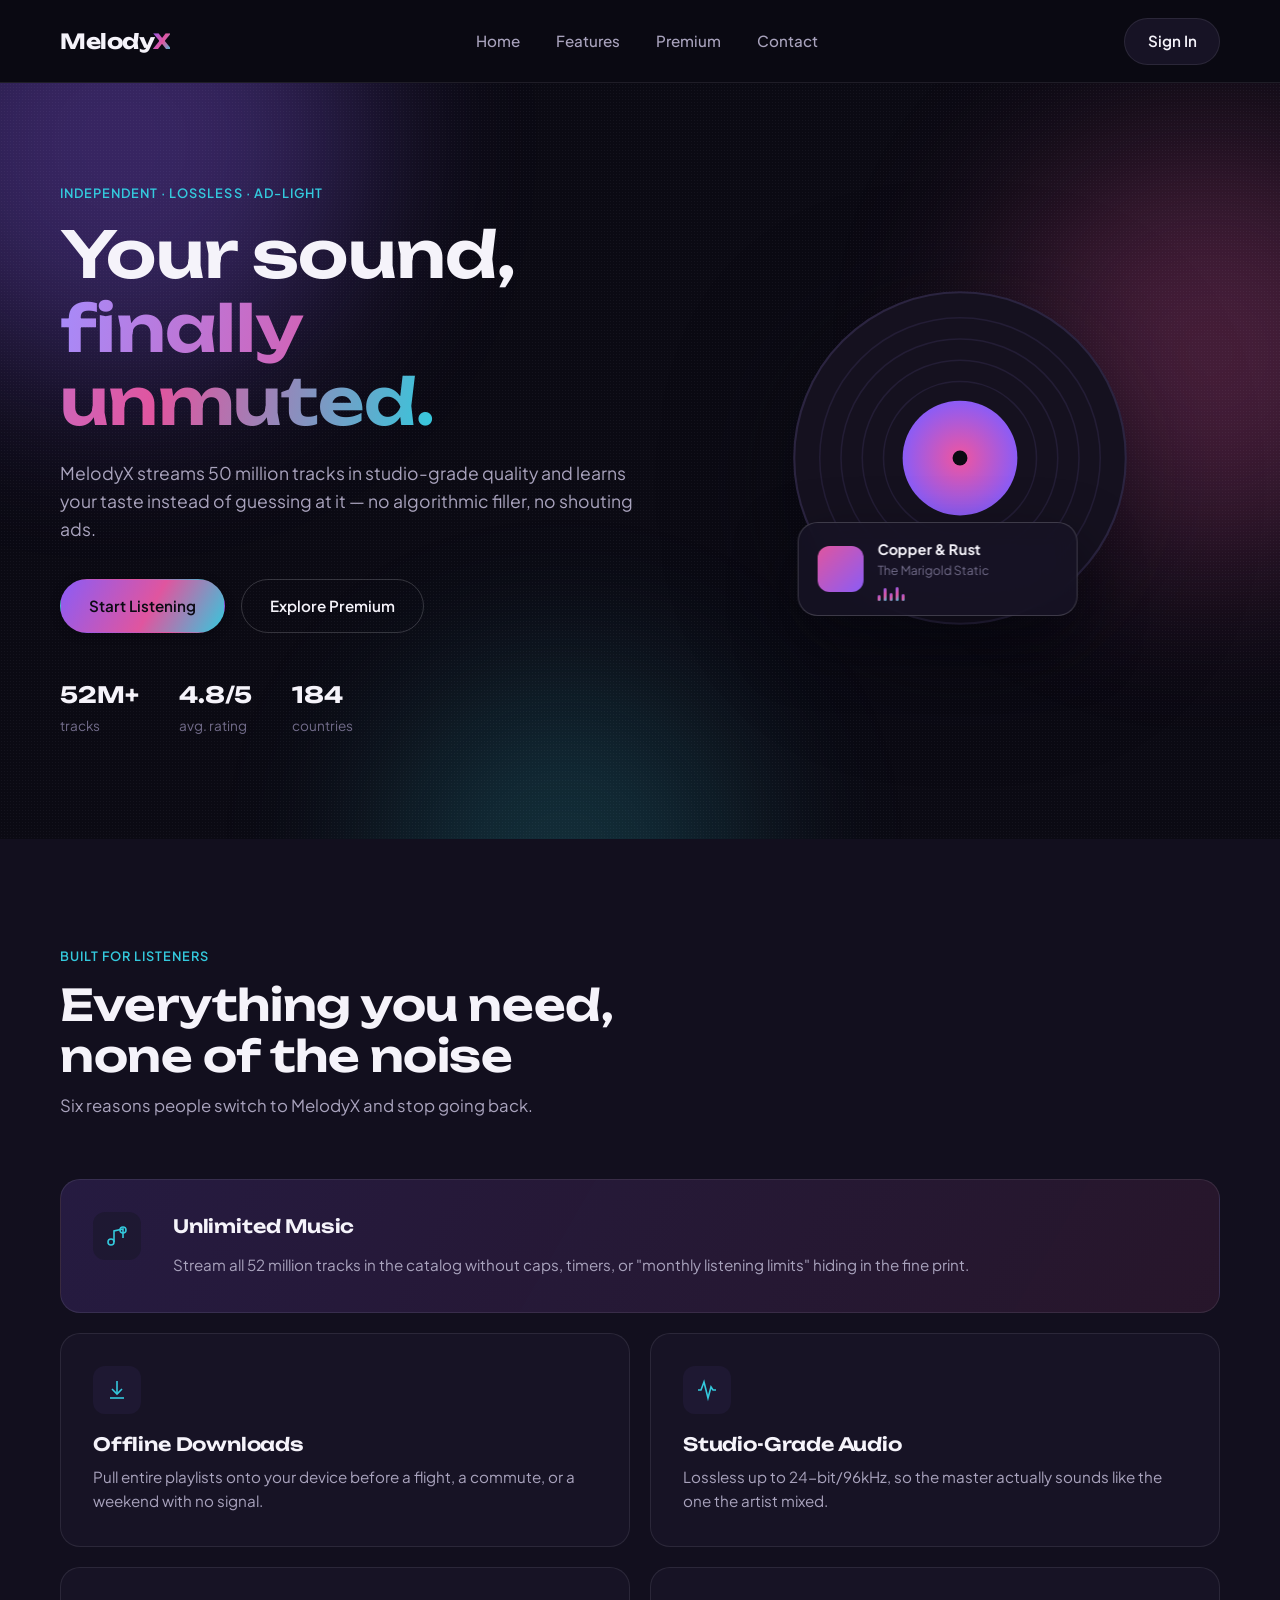
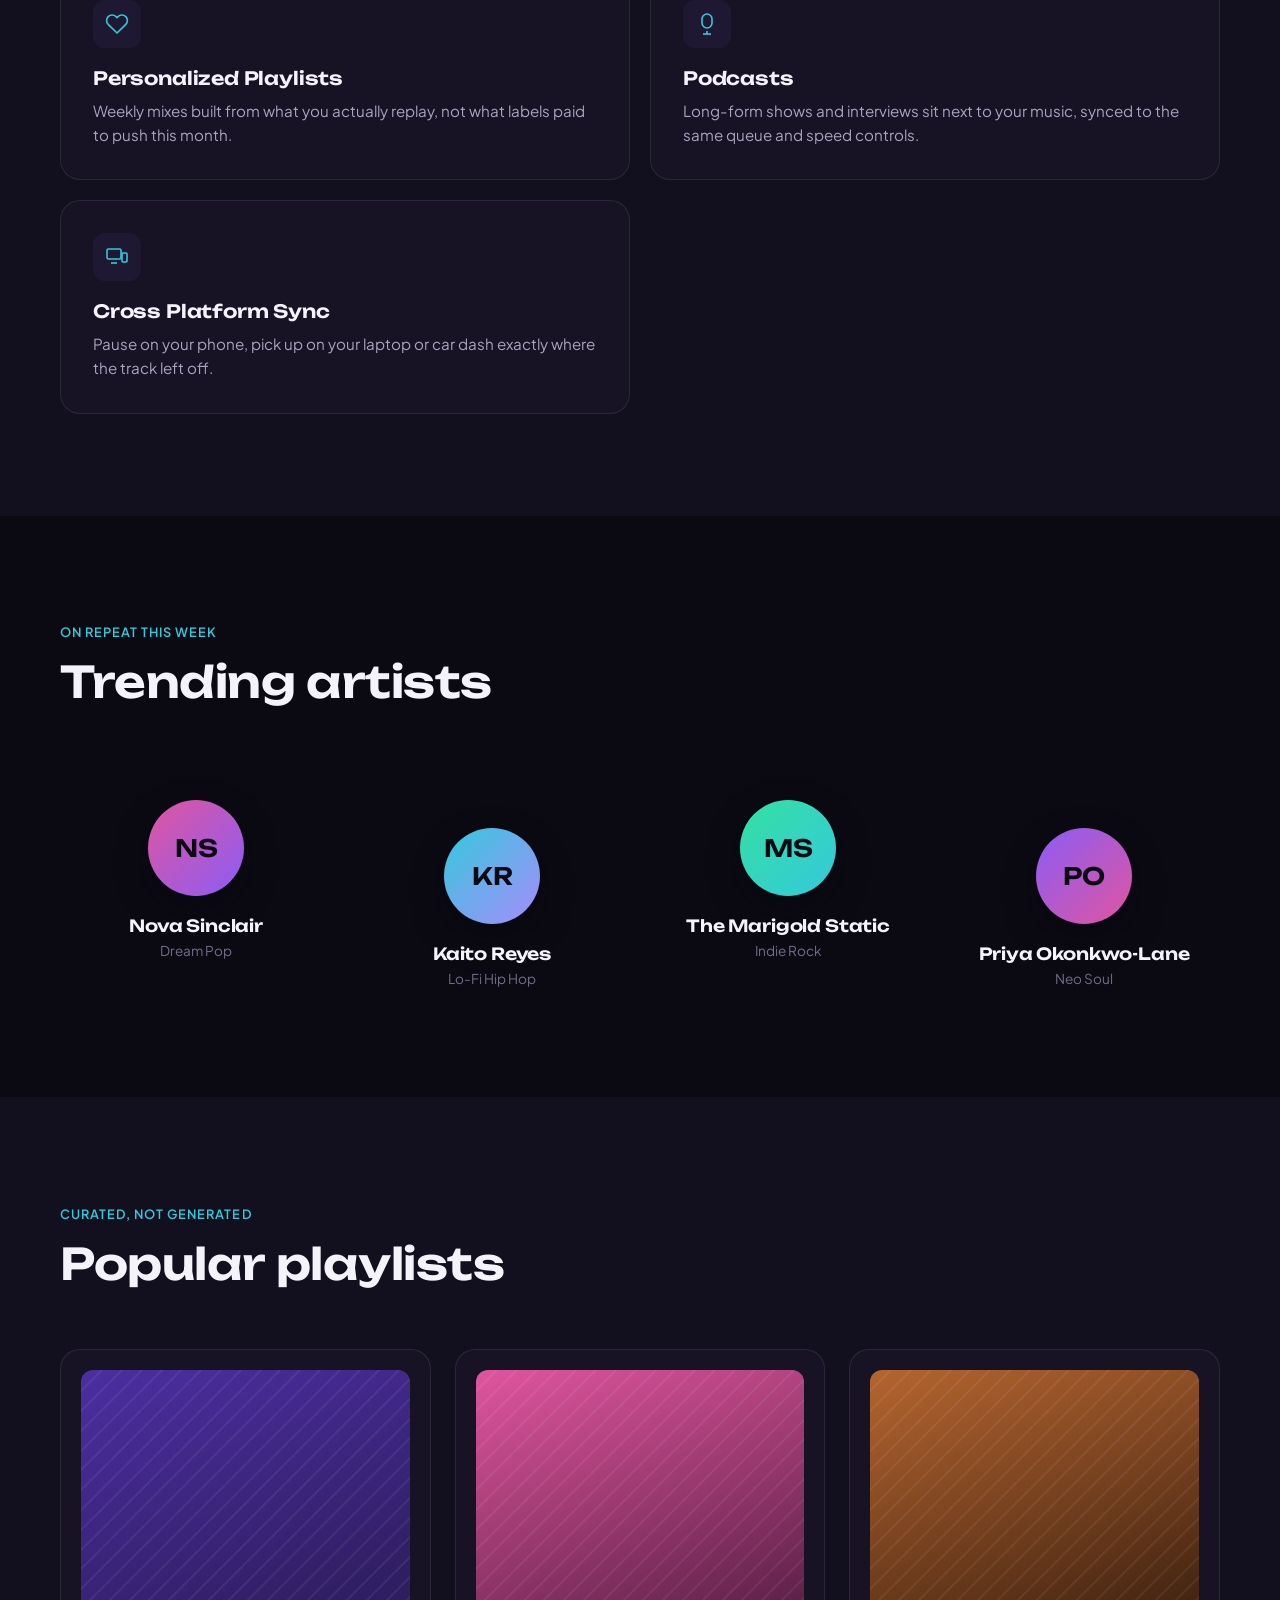
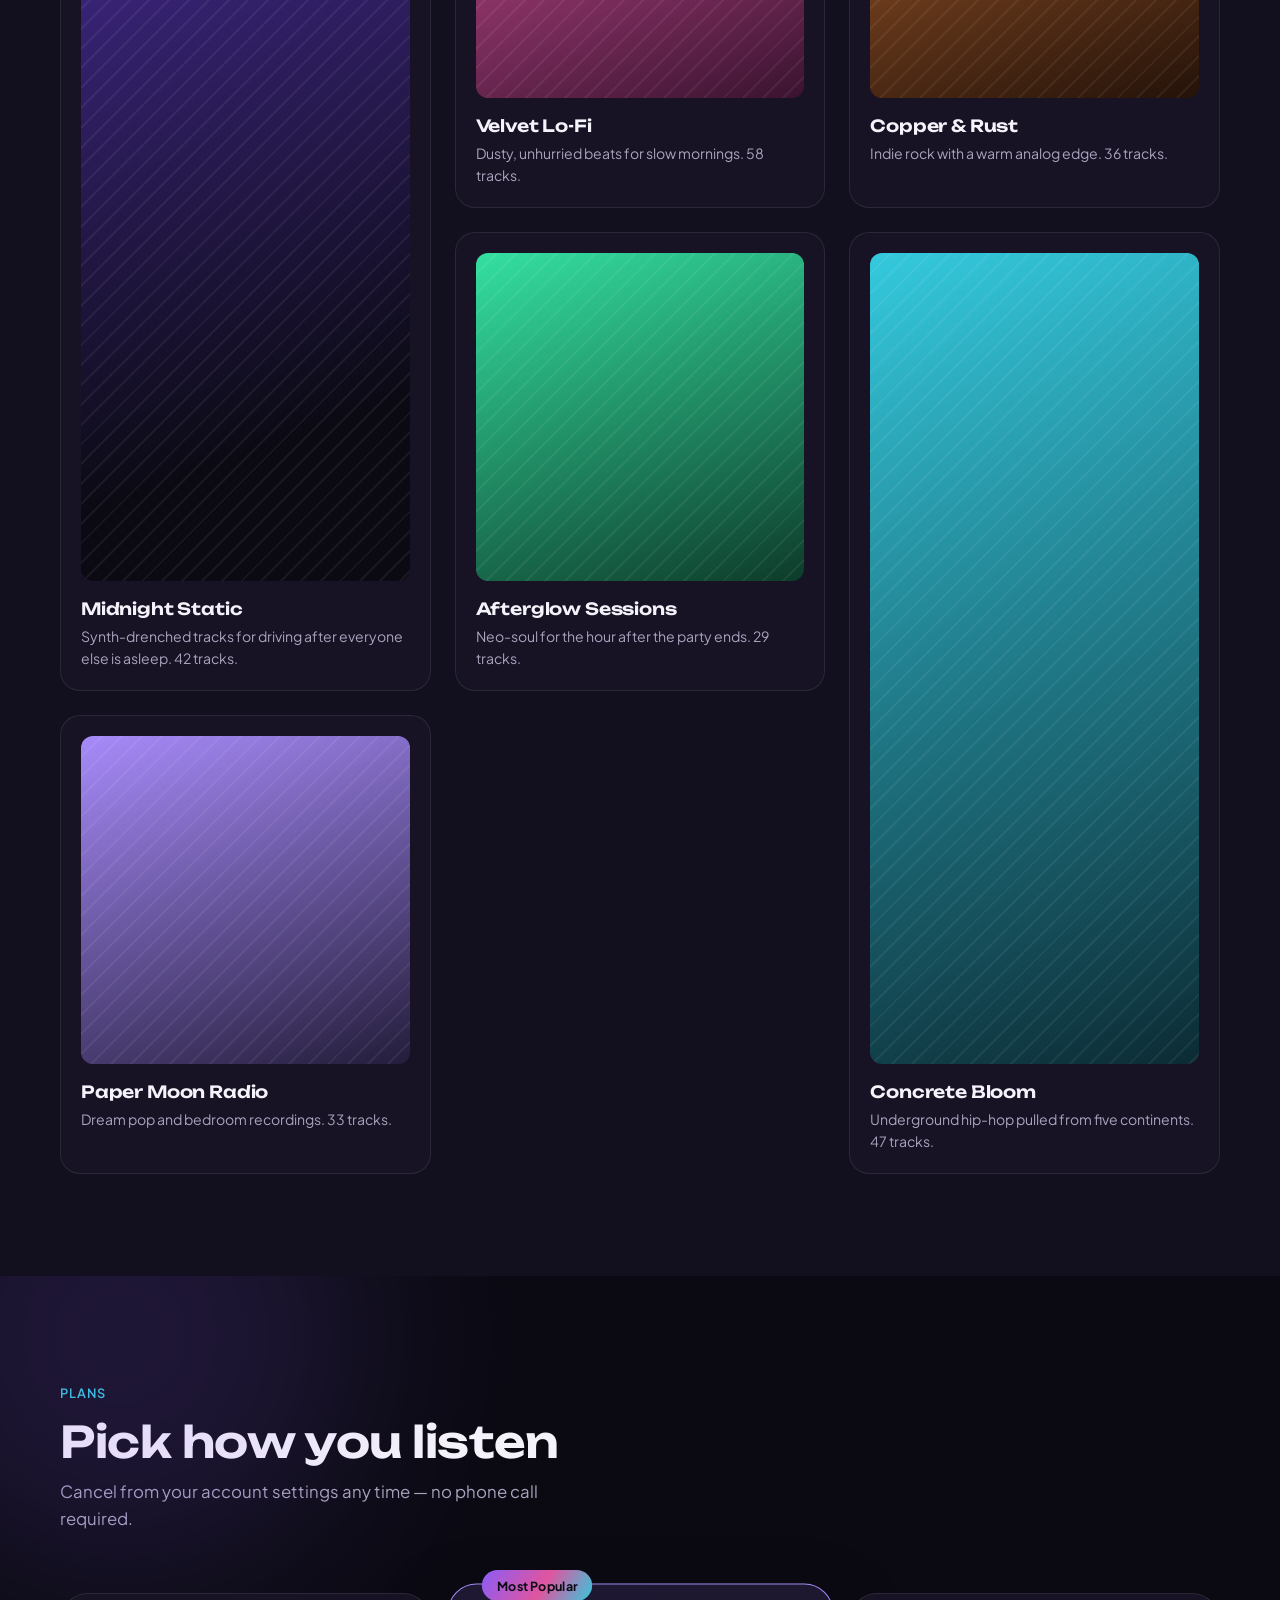
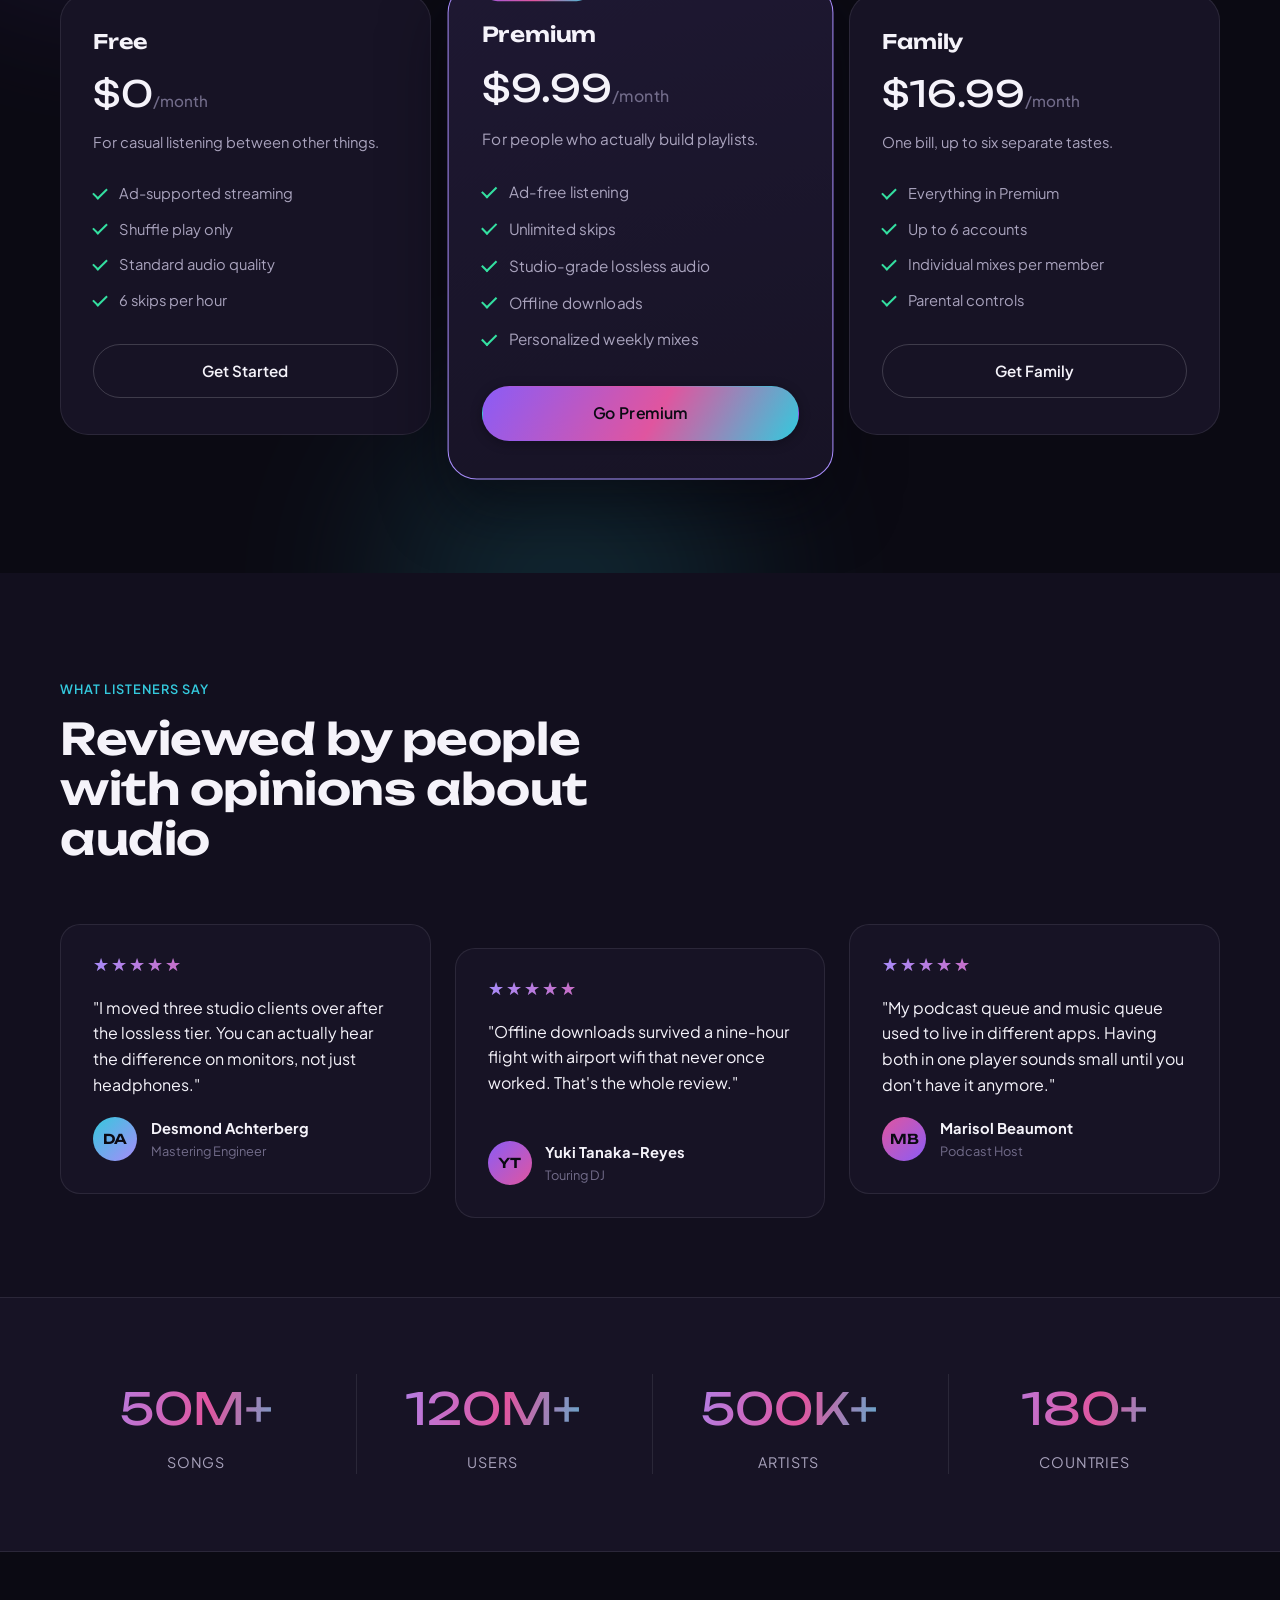
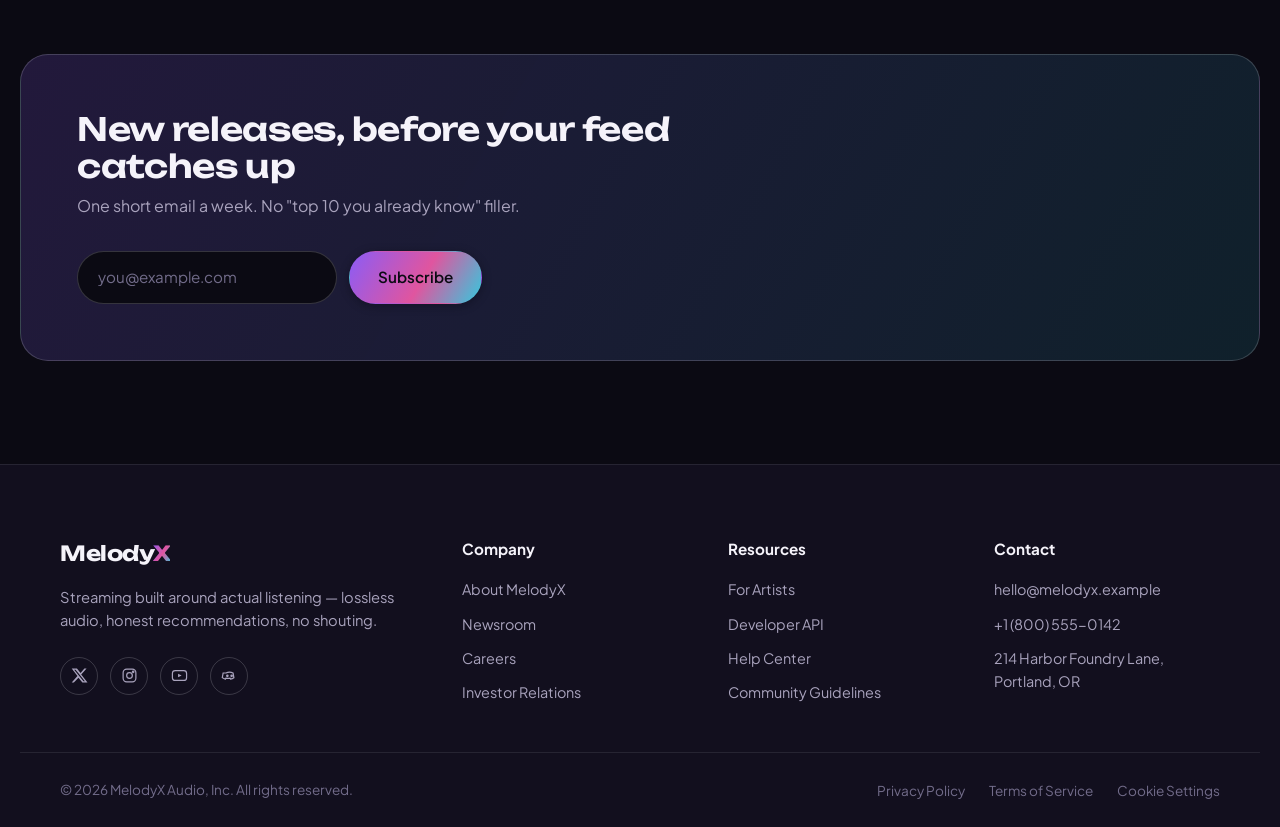
<file: WebDev-L1-LandingPage/index.html>
<!DOCTYPE html>
<html lang="en">
<head>
  <meta charset="UTF-8" />
  <meta name="viewport" content="width=device-width, initial-scale=1.0" />
  <title>MelodyX — Streaming for people who actually listen</title>
  <meta name="description" content="MelodyX is a music streaming platform built around real listening: lossless audio, offline downloads, and playlists that learn your taste." />

  <link rel="preconnect" href="https://fonts.googleapis.com" />
  <link rel="preconnect" href="https://fonts.gstatic.com" crossorigin />
  <link href="https://fonts.googleapis.com/css2?family=Unbounded:wght@400;500;600;700;800&family=Plus+Jakarta+Sans:wght@400;500;600;700;800&display=swap" rel="stylesheet" />

  <link rel="stylesheet" href="style.css" />
</head>
<body>
  <header class="navbar">
    <div class="navbar__inner container">
      <a href="#home" class="navbar__logo">Melody<span>X</span></a>

      <nav class="navbar__nav" aria-label="Primary navigation">
        <ul class="navbar__links">
          <li><a href="#home">Home</a></li>
          <li><a href="#features">Features</a></li>
          <li><a href="#premium">Premium</a></li>
          <li><a href="#contact">Contact</a></li>
        </ul>
      </nav>

      <a href="#signin" class="btn btn--ghost navbar__cta">Sign In</a>
    </div>
  </header>

  <main>
    <section class="hero" id="home">
      <div class="hero__decor" aria-hidden="true">
        <span class="blob blob--violet"></span>
        <span class="blob blob--pink"></span>
        <span class="blob blob--cyan"></span>
        <span class="grain"></span>
      </div>

      <div class="container hero__inner">
        <div class="hero__content">
          <p class="eyebrow">Independent · Lossless · Ad-light</p>
          <h1 class="hero__headline">
            Your sound,<br />
            <span class="text-gradient">finally unmuted.</span>
          </h1>
          <p class="hero__subtitle">
            MelodyX streams 50 million tracks in studio-grade quality and learns your
            taste instead of guessing at it — no algorithmic filler, no shouting ads.
          </p>

          <div class="hero__actions">
            <a href="#signin" class="btn btn--primary">Start Listening</a>
            <a href="#premium" class="btn btn--outline">Explore Premium</a>
          </div>

          <ul class="hero__mini-stats">
            <li><strong>52M+</strong><span>tracks</span></li>
            <li><strong>4.8/5</strong><span>avg. rating</span></li>
            <li><strong>184</strong><span>countries</span></li>
          </ul>
        </div>

        <div class="hero__art" aria-hidden="true">
          <div class="vinyl">
            <svg viewBox="0 0 320 320" width="100%" height="100%">
              <defs>
                <radialGradient id="vinylLabel" cx="50%" cy="50%" r="50%">
                  <stop offset="0%" stop-color="#f0559f" />
                  <stop offset="100%" stop-color="#8b5cf6" />
                </radialGradient>
              </defs>
              <circle cx="160" cy="160" r="156" fill="#15111f" stroke="#2b2440" stroke-width="2" />
              <circle cx="160" cy="160" r="132" fill="none" stroke="#231d35" stroke-width="1.5" />
              <circle cx="160" cy="160" r="112" fill="none" stroke="#231d35" stroke-width="1.5" />
              <circle cx="160" cy="160" r="92" fill="none" stroke="#231d35" stroke-width="1.5" />
              <circle cx="160" cy="160" r="72" fill="none" stroke="#231d35" stroke-width="1.5" />
              <circle cx="160" cy="160" r="54" fill="url(#vinylLabel)" />
              <circle cx="160" cy="160" r="7" fill="#0b0a12" />
            </svg>
          </div>

          <div class="now-playing-card">
            <div class="now-playing-card__art"></div>
            <div class="now-playing-card__meta">
              <p class="now-playing-card__title">Copper &amp; Rust</p>
              <p class="now-playing-card__artist">The Marigold Static</p>
              <div class="eq" aria-hidden="true">
                <span></span><span></span><span></span><span></span><span></span>
              </div>
            </div>
          </div>
        </div>
      </div>
    </section>

    <section class="features" id="features">
      <div class="container">
        <div class="section-heading">
          <p class="eyebrow">Built for listeners</p>
          <h2>Everything you need, none of the noise</h2>
          <p class="section-heading__sub">
            Six reasons people switch to MelodyX and stop going back.
          </p>
        </div>

        <div class="feature-grid">
          <article class="feature-card feature-card--large">
            <div class="feature-card__icon">
              <svg viewBox="0 0 24 24" fill="none" stroke="currentColor" stroke-width="1.6"><path d="M18 3a3 3 0 1 0 0 6 3 3 0 0 0 0-6ZM6 15a3 3 0 1 0 0 6 3 3 0 0 0 0-6Z"/><path d="M9 18V7l9-2v9"/></svg>
            </div>
            <h3>Unlimited Music</h3>
            <p>Stream all 52 million tracks in the catalog without caps, timers, or "monthly listening limits" hiding in the fine print.</p>
          </article>

          <article class="feature-card">
            <div class="feature-card__icon">
              <svg viewBox="0 0 24 24" fill="none" stroke="currentColor" stroke-width="1.6"><path d="M12 3v12"/><path d="m7 11 5 5 5-5"/><path d="M5 20h14"/></svg>
            </div>
            <h3>Offline Downloads</h3>
            <p>Pull entire playlists onto your device before a flight, a commute, or a weekend with no signal.</p>
          </article>

          <article class="feature-card">
            <div class="feature-card__icon">
              <svg viewBox="0 0 24 24" fill="none" stroke="currentColor" stroke-width="1.6"><path d="M3 12h3l3-8 4 16 3-11 2 3h3"/></svg>
            </div>
            <h3>Studio-Grade Audio</h3>
            <p>Lossless up to 24-bit/96kHz, so the master actually sounds like the one the artist mixed.</p>
          </article>

          <article class="feature-card">
            <div class="feature-card__icon">
              <svg viewBox="0 0 24 24" fill="none" stroke="currentColor" stroke-width="1.6"><path d="M20.8 4.6a5.5 5.5 0 0 0-7.8 0L12 5.6l-1-1a5.5 5.5 0 0 0-7.8 7.8l1 1L12 21l7.8-7.6 1-1a5.5 5.5 0 0 0 0-7.8Z"/></svg>
            </div>
            <h3>Personalized Playlists</h3>
            <p>Weekly mixes built from what you actually replay, not what labels paid to push this month.</p>
          </article>

          <article class="feature-card">
            <div class="feature-card__icon">
              <svg viewBox="0 0 24 24" fill="none" stroke="currentColor" stroke-width="1.6"><path d="M12 19v3"/><path d="M8 22h8"/><rect x="7" y="2" width="10" height="14" rx="5"/></svg>
            </div>
            <h3>Podcasts</h3>
            <p>Long-form shows and interviews sit next to your music, synced to the same queue and speed controls.</p>
          </article>

          <article class="feature-card">
            <div class="feature-card__icon">
              <svg viewBox="0 0 24 24" fill="none" stroke="currentColor" stroke-width="1.6"><rect x="2" y="4" width="14" height="10" rx="1.5"/><path d="M6 18h6"/><rect x="17" y="8" width="5" height="9" rx="1"/></svg>
            </div>
            <h3>Cross Platform Sync</h3>
            <p>Pause on your phone, pick up on your laptop or car dash exactly where the track left off.</p>
          </article>
        </div>
      </div>
    </section>

    <section class="artists">
      <div class="container">
        <div class="section-heading">
          <p class="eyebrow">On repeat this week</p>
          <h2>Trending artists</h2>
        </div>

        <div class="artist-grid">
          <article class="artist-card">
            <div class="artist-card__avatar avatar--1">NS</div>
            <h3>Nova Sinclair</h3>
            <p>Dream Pop</p>
          </article>

          <article class="artist-card artist-card--offset">
            <div class="artist-card__avatar avatar--2">KR</div>
            <h3>Kaito Reyes</h3>
            <p>Lo-Fi Hip Hop</p>
          </article>

          <article class="artist-card">
            <div class="artist-card__avatar avatar--3">MS</div>
            <h3>The Marigold Static</h3>
            <p>Indie Rock</p>
          </article>

          <article class="artist-card artist-card--offset">
            <div class="artist-card__avatar avatar--4">PO</div>
            <h3>Priya Okonkwo-Lane</h3>
            <p>Neo Soul</p>
          </article>
        </div>
      </div>
    </section>

    <section class="playlists">
      <div class="container">
        <div class="section-heading">
          <p class="eyebrow">Curated, not generated</p>
          <h2>Popular playlists</h2>
        </div>

        <div class="playlist-grid">
          <article class="playlist-card playlist-card--tall">
            <div class="playlist-card__cover cover--1"></div>
            <h3>Midnight Static</h3>
            <p>Synth-drenched tracks for driving after everyone else is asleep. 42 tracks.</p>
          </article>

          <article class="playlist-card">
            <div class="playlist-card__cover cover--2"></div>
            <h3>Velvet Lo-Fi</h3>
            <p>Dusty, unhurried beats for slow mornings. 58 tracks.</p>
          </article>

          <article class="playlist-card">
            <div class="playlist-card__cover cover--3"></div>
            <h3>Copper &amp; Rust</h3>
            <p>Indie rock with a warm analog edge. 36 tracks.</p>
          </article>

          <article class="playlist-card">
            <div class="playlist-card__cover cover--4"></div>
            <h3>Afterglow Sessions</h3>
            <p>Neo-soul for the hour after the party ends. 29 tracks.</p>
          </article>

          <article class="playlist-card playlist-card--tall">
            <div class="playlist-card__cover cover--5"></div>
            <h3>Concrete Bloom</h3>
            <p>Underground hip-hop pulled from five continents. 47 tracks.</p>
          </article>

          <article class="playlist-card">
            <div class="playlist-card__cover cover--6"></div>
            <h3>Paper Moon Radio</h3>
            <p>Dream pop and bedroom recordings. 33 tracks.</p>
          </article>
        </div>
      </div>
    </section>

    <section class="pricing" id="premium">
      <div class="hero__decor hero__decor--pricing" aria-hidden="true">
        <span class="blob blob--violet"></span>
        <span class="blob blob--cyan"></span>
      </div>

      <div class="container">
        <div class="section-heading">
          <p class="eyebrow">Plans</p>
          <h2>Pick how you listen</h2>
          <p class="section-heading__sub">Cancel from your account settings any time — no phone call required.</p>
        </div>

        <div class="pricing-grid">
          <article class="price-card">
            <h3>Free</h3>
            <p class="price-card__price">$0<span>/month</span></p>
            <p class="price-card__desc">For casual listening between other things.</p>
            <ul class="price-card__features">
              <li>Ad-supported streaming</li>
              <li>Shuffle play only</li>
              <li>Standard audio quality</li>
              <li>6 skips per hour</li>
            </ul>
            <a href="#signin" class="btn btn--outline price-card__cta">Get Started</a>
          </article>

          <article class="price-card price-card--highlight">
            <p class="price-card__badge">Most Popular</p>
            <h3>Premium</h3>
            <p class="price-card__price">$9.99<span>/month</span></p>
            <p class="price-card__desc">For people who actually build playlists.</p>
            <ul class="price-card__features">
              <li>Ad-free listening</li>
              <li>Unlimited skips</li>
              <li>Studio-grade lossless audio</li>
              <li>Offline downloads</li>
              <li>Personalized weekly mixes</li>
            </ul>
            <a href="#signin" class="btn btn--primary price-card__cta">Go Premium</a>
          </article>

          <article class="price-card">
            <h3>Family</h3>
            <p class="price-card__price">$16.99<span>/month</span></p>
            <p class="price-card__desc">One bill, up to six separate tastes.</p>
            <ul class="price-card__features">
              <li>Everything in Premium</li>
              <li>Up to 6 accounts</li>
              <li>Individual mixes per member</li>
              <li>Parental controls</li>
            </ul>
            <a href="#signin" class="btn btn--outline price-card__cta">Get Family</a>
          </article>
        </div>
      </div>
    </section>

    <section class="testimonials">
      <div class="container">
        <div class="section-heading">
          <p class="eyebrow">What listeners say</p>
          <h2>Reviewed by people with opinions about audio</h2>
        </div>

        <div class="testimonial-grid">
          <article class="testimonial-card">
            <div class="star-rating" style="--rating: 96%;" role="img" aria-label="4.8 out of 5 stars"></div>
            <p class="testimonial-card__quote">
              "I moved three studio clients over after the lossless tier. You can actually hear the difference on monitors, not just headphones."
            </p>
            <div class="testimonial-card__author">
              <div class="testimonial-card__avatar avatar--2">DA</div>
              <div>
                <p class="testimonial-card__name">Desmond Achterberg</p>
                <p class="testimonial-card__role">Mastering Engineer</p>
              </div>
            </div>
          </article>

          <article class="testimonial-card testimonial-card--offset">
            <div class="star-rating" style="--rating: 92%;" role="img" aria-label="4.6 out of 5 stars"></div>
            <p class="testimonial-card__quote">
              "Offline downloads survived a nine-hour flight with airport wifi that never once worked. That's the whole review."
            </p>
            <div class="testimonial-card__author">
              <div class="testimonial-card__avatar avatar--4">YT</div>
              <div>
                <p class="testimonial-card__name">Yuki Tanaka-Reyes</p>
                <p class="testimonial-card__role">Touring DJ</p>
              </div>
            </div>
          </article>

          <article class="testimonial-card">
            <div class="star-rating" style="--rating: 98%;" role="img" aria-label="4.9 out of 5 stars"></div>
            <p class="testimonial-card__quote">
              "My podcast queue and music queue used to live in different apps. Having both in one player sounds small until you don't have it anymore."
            </p>
            <div class="testimonial-card__author">
              <div class="testimonial-card__avatar avatar--1">MB</div>
              <div>
                <p class="testimonial-card__name">Marisol Beaumont</p>
                <p class="testimonial-card__role">Podcast Host</p>
              </div>
            </div>
          </article>
        </div>
      </div>
    </section>

    <section class="stats">
      <div class="container stats__grid">
        <div class="stat">
          <p class="stat__number">50M+</p>
          <p class="stat__label">Songs</p>
        </div>
        <div class="stat">
          <p class="stat__number">120M+</p>
          <p class="stat__label">Users</p>
        </div>
        <div class="stat">
          <p class="stat__number">500K+</p>
          <p class="stat__label">Artists</p>
        </div>
        <div class="stat">
          <p class="stat__number">180+</p>
          <p class="stat__label">Countries</p>
        </div>
      </div>
    </section>

    <section class="newsletter">
      <div class="container newsletter__panel">
        <div class="newsletter__copy">
          <h2>New releases, before your feed catches up</h2>
          <p>One short email a week. No "top 10 you already know" filler.</p>
        </div>
        <form class="newsletter__form" action="#" method="get">
          <label for="newsletter-email" class="visually-hidden">Email address</label>
          <input
            type="email"
            id="newsletter-email"
            name="email"
            class="newsletter__input"
            placeholder="you@example.com"
            required
          />
          <button type="submit" class="btn btn--primary newsletter__submit">Subscribe</button>
        </form>
      </div>
    </section>

  </main>

  <footer class="footer" id="contact">
    <div class="container footer__grid">
      <div class="footer__brand">
        <a href="#home" class="navbar__logo">Melody<span>X</span></a>
        <p>Streaming built around actual listening — lossless audio, honest recommendations, no shouting.</p>
        <ul class="footer__social" aria-label="Social media links">
          <li>
            <a href="#" aria-label="MelodyX on X (Twitter)">
              <svg viewBox="0 0 24 24" fill="currentColor"><path d="M18.9 2H22l-7.6 8.7L23.3 22h-7.2l-5.6-6.9L4 22H1l8.1-9.3L1 2h7.4l5.1 6.4L18.9 2Zm-1.3 18h2L6.5 4H4.4l13.2 16Z"/></svg>
            </a>
          </li>
          <li>
            <a href="#" aria-label="MelodyX on Instagram">
              <svg viewBox="0 0 24 24" fill="none" stroke="currentColor" stroke-width="1.7"><rect x="3" y="3" width="18" height="18" rx="5"/><circle cx="12" cy="12" r="4"/><circle cx="17.2" cy="6.8" r="1"/></svg>
            </a>
          </li>
          <li>
            <a href="#" aria-label="MelodyX on YouTube">
              <svg viewBox="0 0 24 24" fill="none" stroke="currentColor" stroke-width="1.7"><rect x="2" y="5" width="20" height="14" rx="4"/><path d="M10 9.5v5l5-2.5-5-2.5Z" fill="currentColor" stroke="none"/></svg>
            </a>
          </li>
          <li>
            <a href="#" aria-label="MelodyX on Discord">
              <svg viewBox="0 0 24 24" fill="none" stroke="currentColor" stroke-width="1.7"><path d="M7 8.5C10 7 14 7 17 8.5l1.2 6.7c-1.4 1-3 1.6-4.7 1.8l-.6-1.2c-2 .4-4.1.4-6-.1L6.3 17c-1.7-.3-3.2-1-4.5-2L3 8.5Z"/><circle cx="9" cy="12.5" r="1" fill="currentColor"/><circle cx="15" cy="12.5" r="1" fill="currentColor"/></svg>
            </a>
          </li>
        </ul>
      </div>

      <nav class="footer__col" aria-label="Company">
        <h4>Company</h4>
        <ul>
          <li><a href="#home">About MelodyX</a></li>
          <li><a href="#features">Newsroom</a></li>
          <li><a href="#premium">Careers</a></li>
          <li><a href="#">Investor Relations</a></li>
        </ul>
      </nav>

      <nav class="footer__col" aria-label="Resources">
        <h4>Resources</h4>
        <ul>
          <li><a href="#">For Artists</a></li>
          <li><a href="#">Developer API</a></li>
          <li><a href="#">Help Center</a></li>
          <li><a href="#">Community Guidelines</a></li>
        </ul>
      </nav>

      <div class="footer__col">
        <h4>Contact</h4>
        <ul>
          <li><a href="mailto:hello@melodyx.example">hello@melodyx.example</a></li>
          <li><a href="tel:+18005550142">+1 (800) 555-0142</a></li>
          <li>214 Harbor Foundry Lane, Portland, OR</li>
        </ul>
      </div>
    </div>

    <div class="footer__bottom container">
      <p>&copy; 2026 MelodyX Audio, Inc. All rights reserved.</p>
      <ul>
        <li><a href="#">Privacy Policy</a></li>
        <li><a href="#">Terms of Service</a></li>
        <li><a href="#">Cookie Settings</a></li>
      </ul>
    </div>
  </footer>

</body>
</html>
</file>
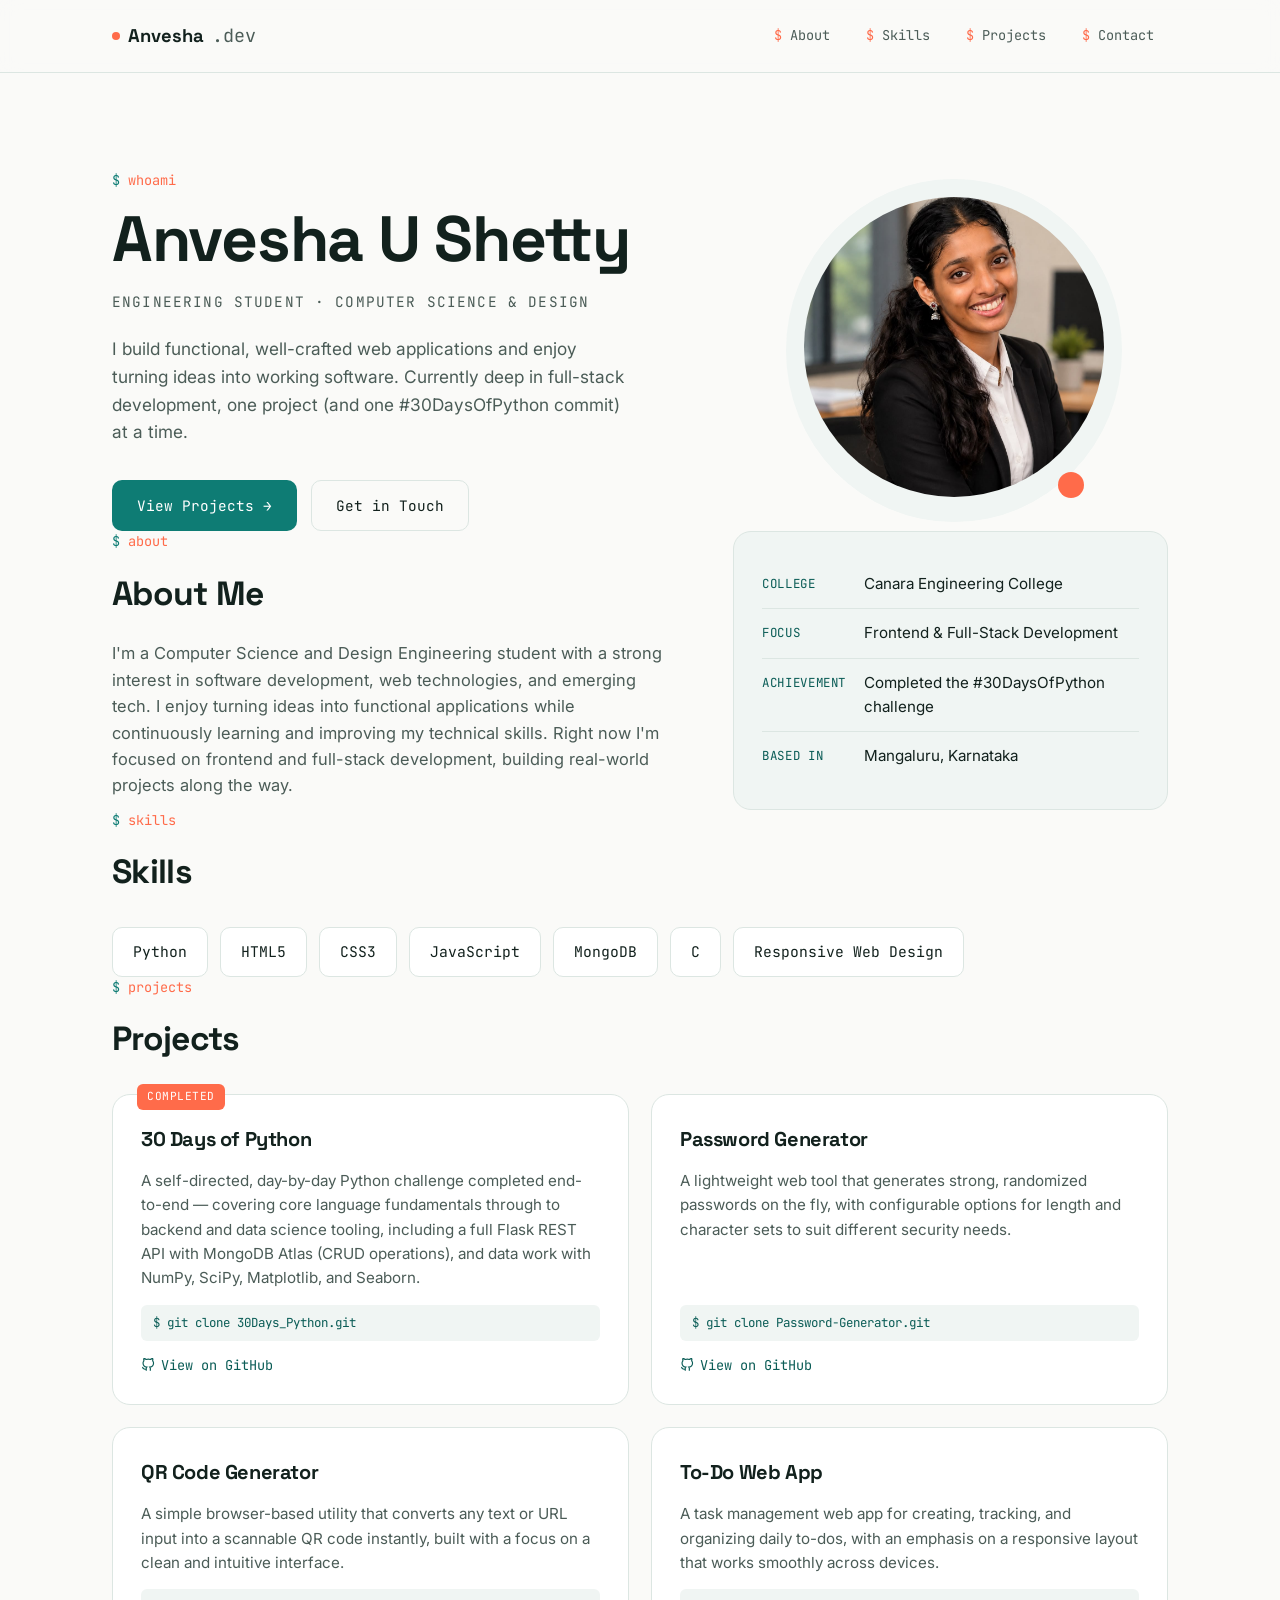
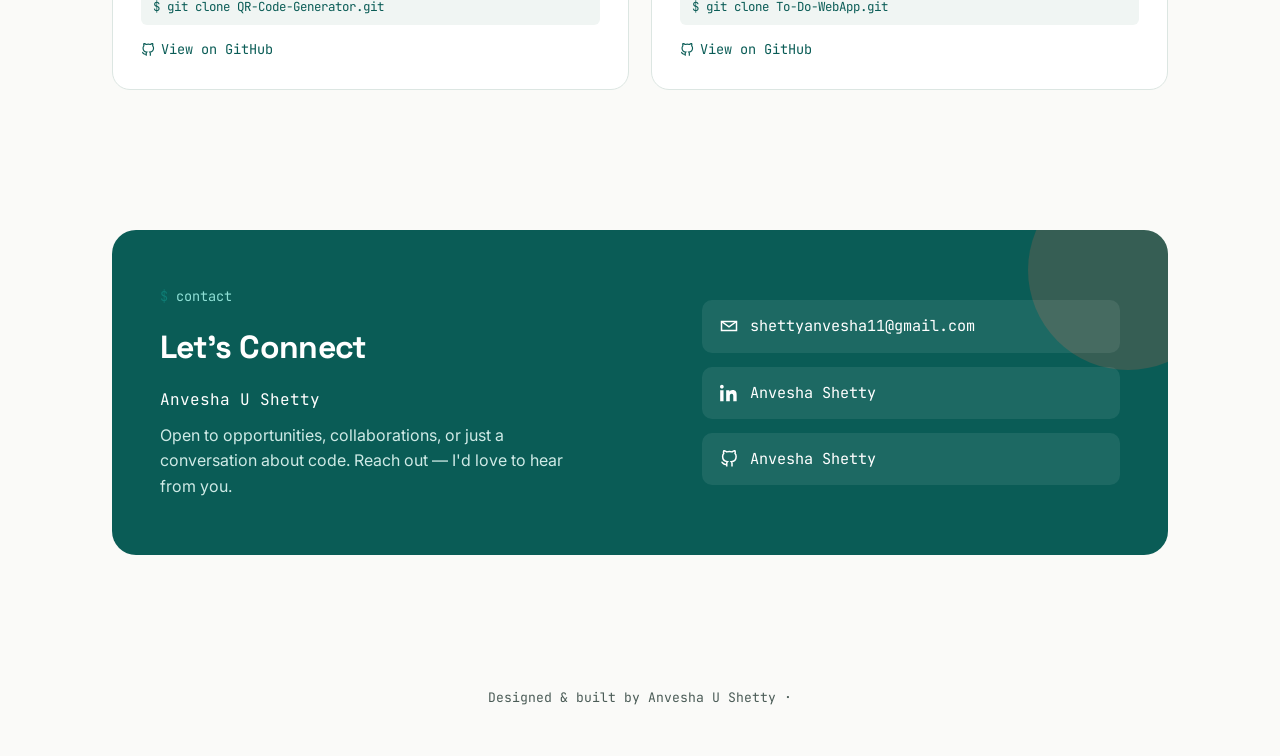
<file: WebDev-L1-Portfolio/index.html>
<!DOCTYPE html>
<html lang="en">
<head>
<meta charset="UTF-8">
<meta name="viewport" content="width=device-width, initial-scale=1.0">
<title>Anvesha U Shetty — Portfolio</title>
<meta name="description" content="Anvesha U Shetty — Computer Science &amp; Design student, full-stack developer.">
<link rel="preconnect" href="https://fonts.googleapis.com">
<link rel="preconnect" href="https://fonts.gstatic.com" crossorigin>
<link href="https://fonts.googleapis.com/css2?family=Space+Grotesk:wght@400;500;600;700&family=Inter:wght@400;500;600&family=JetBrains+Mono:wght@400;500;600&display=swap" rel="stylesheet">
<style>
  :root{
    --bg: #FAFAF8;
    --bg-panel: #F0F5F3;
    --ink: #12211D;
    --ink-soft: #4B5C57;
    --teal: #0E7C74;
    --teal-deep: #0A5C56;
    --coral: #FF6B4A;
    --line: #DCE6E2;
    --card: #FFFFFF;
    --radius: 18px;
    --max: 1120px;
  }

  *{ box-sizing:border-box; margin:0; padding:0; }
  html{ scroll-behavior:smooth; }
  body{
    background:var(--bg);
    color:var(--ink);
    font-family:'Inter', sans-serif;
    line-height:1.6;
    -webkit-font-smoothing:antialiased;
  }
  @media (prefers-reduced-motion: reduce){
    html{ scroll-behavior:auto; }
    *{ animation:none !important; transition:none !important; }
  }

  h1,h2,h3{ font-family:'Space Grotesk', sans-serif; letter-spacing:-0.02em; }
  .mono{ font-family:'JetBrains Mono', monospace; }

  a{ color:inherit; text-decoration:none; }
  ::selection{ background:var(--coral); color:#fff; }

  .wrap{ max-width:var(--max); margin:0 auto; padding:0 32px; }

  /* ---------- NAV ---------- */
  header{
    position:fixed; top:0; left:0; right:0; z-index:100;
    background:rgba(250,250,248,0.85);
    backdrop-filter:blur(10px);
    border-bottom:1px solid var(--line);
  }
  nav.wrap{
    display:flex; align-items:center; justify-content:space-between;
    height:72px;
  }
  .brand{
    font-family:'Space Grotesk', sans-serif;
    font-weight:700; font-size:1.15rem;
    display:flex; align-items:center; gap:8px;
  }
  .brand .dot{ width:8px; height:8px; border-radius:50%; background:var(--coral); }
  .navlinks{ display:flex; gap:8px; align-items:center; }
  .navlinks a{
    font-family:'JetBrains Mono', monospace;
    font-size:0.85rem;
    color:var(--ink-soft);
    padding:8px 14px;
    border-radius:8px;
    transition:all .2s ease;
  }
  .navlinks a:hover, .navlinks a.active{
    color:var(--teal-deep);
    background:var(--bg-panel);
  }
  .navlinks .prompt{ color:var(--coral); }
  #navToggle{ display:none; }

  /* ---------- SECTION SCAFFOLD ---------- */
  section{ padding:120px 0 40px; }
  #hero{ padding-top:170px; }
  .eyebrow{
    font-family:'JetBrains Mono', monospace;
    font-size:0.85rem;
    color:var(--coral);
    margin-bottom:14px;
    display:flex; align-items:center; gap:8px;
  }
  .eyebrow::before{ content:'$'; color:var(--teal); }

  /* ---------- HERO ---------- */
  .hero-grid{
    display:grid; grid-template-columns:1.15fr 0.85fr;
    gap:48px; align-items:center;
  }
  #hero h1{
    font-size:clamp(2.6rem, 5vw, 4.2rem);
    font-weight:700; line-height:1.04;
    margin-bottom:18px;
  }
  #hero h1 span{ color:var(--teal); }
  .role{
    font-family:'JetBrains Mono', monospace;
    text-transform:uppercase;
    letter-spacing:0.08em;
    font-size:0.9rem;
    color:var(--ink-soft);
    margin-bottom:22px;
  }
  .tagline{
    font-size:1.08rem;
    color:var(--ink-soft);
    max-width:520px;
    margin-bottom:34px;
  }
  .cta-row{ display:flex; gap:14px; flex-wrap:wrap; }
  .btn{
    font-family:'JetBrains Mono', monospace;
    font-size:0.9rem;
    padding:13px 24px;
    border-radius:10px;
    display:inline-flex; align-items:center; gap:8px;
    transition:all .2s ease;
    border:1.5px solid transparent;
  }
  .btn-primary{ background:var(--teal); color:#fff; }
  .btn-primary:hover{ background:var(--teal-deep); transform:translateY(-2px); }
  .btn-outline{ border-color:var(--line); color:var(--ink); }
  .btn-outline:hover{ border-color:var(--teal); color:var(--teal-deep); transform:translateY(-2px); }

  /* ---------- PHOTO ---------- */
  .photo-wrap{ position:relative; justify-self:center; }
  .photo-wrap::before{
    content:'';
    position:absolute;
    inset:-18px;
    background:var(--bg-panel);
    border-radius:50%;
    z-index:0;
  }
  .photo-wrap img{
    position:relative; z-index:1;
    width:300px; height:300px;
    object-fit:cover;
    border-radius:50%;
  }
  .photo-wrap .accent-dot{
    position:absolute; z-index:2;
    width:26px; height:26px; border-radius:50%;
    background:var(--coral);
    bottom:6px; right:20px;
  }

  /* ---------- ABOUT ---------- */
  .about-grid{
    display:grid; grid-template-columns:1.3fr 1fr; gap:56px; align-items:start;
  }
  #about h2{ font-size:2.1rem; margin-bottom:20px; }
  #about p{ color:var(--ink-soft); font-size:1.03rem; max-width:560px; }
  .facts{
    background:var(--bg-panel);
    border-radius:var(--radius);
    padding:28px;
    border:1px solid var(--line);
  }
  .fact{ display:flex; gap:14px; padding:12px 0; border-bottom:1px solid var(--line); }
  .fact:last-child{ border-bottom:none; }
  .fact .k{ font-family:'JetBrains Mono', monospace; font-size:0.78rem; color:var(--teal-deep); min-width:88px; text-transform:uppercase; letter-spacing:0.05em; padding-top:2px; }
  .fact .v{ font-size:0.95rem; color:var(--ink); }

  /* ---------- SKILLS ---------- */
  #skills h2{ font-size:2.1rem; margin-bottom:28px; }
  .skill-grid{ display:flex; flex-wrap:wrap; gap:12px; }
  .skill-chip{
    font-family:'JetBrains Mono', monospace;
    font-size:0.92rem;
    padding:12px 20px;
    border-radius:10px;
    border:1.5px solid var(--line);
    background:var(--card);
    color:var(--ink);
    transition:all .2s ease;
    cursor:default;
  }
  .skill-chip:hover{
    border-color:var(--teal);
    background:var(--teal);
    color:#fff;
    transform:translateY(-3px);
  }

  /* ---------- PROJECTS ---------- */
  #projects h2{ font-size:2.1rem; margin-bottom:28px; }
  .project-grid{
    display:grid; grid-template-columns:repeat(2, 1fr); gap:22px;
  }
  .project-card{
    background:var(--card);
    border:1px solid var(--line);
    border-radius:var(--radius);
    padding:28px;
    display:flex; flex-direction:column; gap:14px;
    transition:all .25s ease;
  }
  .project-card:hover{
    border-color:var(--teal);
    box-shadow:0 12px 28px -14px rgba(14,124,116,0.35);
    transform:translateY(-4px);
  }
  .project-card h3{ font-size:1.25rem; }
  .project-card p{ color:var(--ink-soft); font-size:0.95rem; flex-grow:1; }
  .project-meta{
    font-family:'JetBrains Mono', monospace;
    font-size:0.78rem;
    color:var(--teal-deep);
    background:var(--bg-panel);
    padding:8px 12px;
    border-radius:6px;
    overflow-x:auto;
    white-space:nowrap;
  }
  .project-link{
    display:inline-flex; align-items:center; gap:6px;
    font-family:'JetBrains Mono', monospace;
    font-size:0.85rem;
    color:var(--teal-deep);
    width:fit-content;
  }
  .project-link:hover{ color:var(--coral); }
  .project-link svg{ width:14px; height:14px; }
  .featured-tag{
    position:absolute; top:-11px; left:24px;
    background:var(--coral); color:#fff;
    font-family:'JetBrains Mono', monospace;
    font-size:0.7rem; text-transform:uppercase; letter-spacing:0.05em;
    padding:4px 10px; border-radius:6px;
  }
  .project-card{ position:relative; }

  /* ---------- CONTACT ---------- */
  #contact{ padding-top: 120px; padding-bottom:100px; }
  .contact-panel{
    margin-top:20px;
    background:var(--teal-deep);
    color:#fff;
    border-radius:24px;
    padding:56px 48px;
    display:grid; grid-template-columns:1.2fr 1fr; gap:40px; align-items:center;
    position:relative; overflow:hidden;
  }
  .contact-panel::after{
    content:'';
    position:absolute; right:-60px; top:-60px;
    width:200px; height:200px; border-radius:50%;
    background:var(--coral); opacity:0.18;
  }
  .contact-panel h2{ font-size:2rem; color:#fff; margin-bottom:14px; }
  .contact-panel p{ color:#CFEAE6; max-width:420px; }
  .contact-links{ display:flex; flex-direction:column; gap:14px; position:relative; z-index:1; }
  .contact-links a{
    display:flex; align-items:center; gap:12px;
    font-family:'JetBrains Mono', monospace;
    font-size:0.95rem;
    background:rgba(255,255,255,0.08);
    padding:14px 18px;
    border-radius:10px;
    transition:all .2s ease;
  }
  .contact-links a:hover{ background:rgba(255,255,255,0.18); transform:translateX(4px); }
  .contact-links svg{ width:18px; height:18px; flex-shrink:0; }

  footer{
    text-align:center;
    padding:32px 0 48px;
    font-family:'JetBrains Mono', monospace;
    font-size:0.82rem;
    color:var(--ink-soft);
  }

  /* ---------- REVEAL ---------- */
  .reveal{ opacity:0; transform:translateY(24px); transition:opacity .6s ease, transform .6s ease; }
  .reveal.in{ opacity:1; transform:translateY(0); }

  /* ---------- RESPONSIVE ---------- */
  @media (max-width: 860px){
    nav.wrap{ height:auto; padding-top:10px; padding-bottom:10px; flex-wrap:wrap; gap:8px; row-gap:6px; }
    .navlinks{
      width:100%; overflow-x:auto; justify-content:flex-start;
      gap:4px; -webkit-overflow-scrolling:touch; scrollbar-width:none;
    }
    .navlinks::-webkit-scrollbar{ display:none; }
    .navlinks a{ font-size:0.78rem; padding:7px 11px; white-space:nowrap; flex-shrink:0; }
    #hero{ padding-top:150px; }
    .hero-grid{ grid-template-columns:1fr; }
    .photo-wrap{ order:-1; }
    .photo-wrap img, .photo-wrap::before{ width:220px; height:250px; }
    .about-grid{ grid-template-columns:1fr; }
    .project-grid{ grid-template-columns:1fr; }
    .contact-panel{ grid-template-columns:1fr; padding:40px 28px; }
    section{ padding:90px 0 20px; }
    .wrap{ padding:0 20px; }
  }

  :focus-visible{ outline:2px solid var(--teal); outline-offset:3px; }
</style>
</head>
<body>

<header>
  <nav class="wrap">
    <div class="brand"><span class="dot"></span>Anvesha<span class="mono" style="color:var(--ink-soft); font-weight:400;">.dev</span></div>
    <div class="navlinks" id="navlinks">
      <a href="#about"><span class="prompt">$</span> About</a>
      <a href="#skills"><span class="prompt">$</span> Skills</a>
      <a href="#projects"><span class="prompt">$</span> Projects</a>
      <a href="#contact"><span class="prompt">$</span> Contact</a>
    </div>
  </nav>
</header>

<main>

  <!-- HERO -->
  <section id="hero" class="wrap">
    <div class="hero-grid">
      <div>
        <div class="eyebrow">whoami</div>
        <h1>Anvesha U Shetty</h1>
        <div class="role">Engineering Student · Computer Science &amp; Design</div>
        <p class="tagline">I build functional, well-crafted web applications and enjoy turning ideas into working software. Currently deep in full-stack development, one project (and one #30DaysOfPython commit) at a time.</p>
        <div class="cta-row">
          <a href="#projects" class="btn btn-primary">View Projects →</a>
          <a href="#contact" class="btn btn-outline">Get in Touch</a>
        </div>
      </div>
      <div class="photo-wrap">
        <img src="profile.png" alt="Portrait of Anvesha U Shetty">
        <div class="accent-dot"></div>
      </div>
    </div>
  </section>

  <!-- ABOUT -->
  <section id="about" class="wrap reveal">
    <div class="about-grid">
      <div>
        <div class="eyebrow">about</div>
        <h2>About Me</h2>
        <p>I'm a Computer Science and Design Engineering student with a strong interest in software development, web technologies, and emerging tech. I enjoy turning ideas into functional applications while continuously learning and improving my technical skills. Right now I'm focused on frontend and full-stack development, building real-world projects along the way.</p>
      </div>
      <div class="facts">
        <div class="fact"><div class="k">College</div><div class="v">Canara Engineering College</div></div>
        <div class="fact"><div class="k">Focus</div><div class="v">Frontend &amp; Full-Stack Development</div></div>
        <div class="fact"><div class="k">Achievement</div><div class="v">Completed the #30DaysOfPython challenge</div></div>
        <div class="fact"><div class="k">Based in</div><div class="v">Mangaluru, Karnataka</div></div>
      </div>
    </div>
  </section>

  <!-- SKILLS -->
  <section id="skills" class="wrap reveal">
    <div class="eyebrow">skills</div>
    <h2>Skills</h2>
    <div class="skill-grid">
      <div class="skill-chip">Python</div>
      <div class="skill-chip">HTML5</div>
      <div class="skill-chip">CSS3</div>
      <div class="skill-chip">JavaScript</div>
      <div class="skill-chip">MongoDB</div>
      <div class="skill-chip">C</div>
      <div class="skill-chip">Responsive Web Design</div>
    </div>
  </section>

  <!-- PROJECTS -->
  <section id="projects" class="wrap reveal">
    <div class="eyebrow">projects</div>
    <h2>Projects</h2>
    <div class="project-grid">

      <div class="project-card">
        <span class="featured-tag">Completed</span>
        <h3>30 Days of Python</h3>
        <p>A self-directed, day-by-day Python challenge completed end-to-end — covering core language fundamentals through to backend and data science tooling, including a full Flask REST API with MongoDB Atlas (CRUD operations), and data work with NumPy, SciPy, Matplotlib, and Seaborn.</p>
        <div class="project-meta">$ git clone 30Days_Python.git</div>
        <a class="project-link" href="https://github.com/AnveshaShetty/30Days_Python.git" target="_blank" rel="noopener">
          <svg viewBox="0 0 24 24" fill="none" stroke="currentColor" stroke-width="2"><path d="M9 19c-5 1.5-5-2.5-7-3m14 6v-3.87a3.37 3.37 0 0 0-.94-2.61c3.14-.35 6.44-1.54 6.44-7A5.44 5.44 0 0 0 20 4.77 5.07 5.07 0 0 0 19.91 1S18.73.65 16 2.48a13.38 13.38 0 0 0-7 0C6.27.65 5.09 1 5.09 1A5.07 5.07 0 0 0 5 4.77a5.44 5.44 0 0 0-1.5 3.78c0 5.42 3.3 6.61 6.44 7A3.37 3.37 0 0 0 9 18.13V22"/></svg>
          View on GitHub
        </a>
      </div>

      <div class="project-card">
        <h3>Password Generator</h3>
        <p>A lightweight web tool that generates strong, randomized passwords on the fly, with configurable options for length and character sets to suit different security needs.</p>
        <div class="project-meta">$ git clone Password-Generator.git</div>
        <a class="project-link" href="https://github.com/AnveshaShetty/Password-Generator" target="_blank" rel="noopener">
          <svg viewBox="0 0 24 24" fill="none" stroke="currentColor" stroke-width="2"><path d="M9 19c-5 1.5-5-2.5-7-3m14 6v-3.87a3.37 3.37 0 0 0-.94-2.61c3.14-.35 6.44-1.54 6.44-7A5.44 5.44 0 0 0 20 4.77 5.07 5.07 0 0 0 19.91 1S18.73.65 16 2.48a13.38 13.38 0 0 0-7 0C6.27.65 5.09 1 5.09 1A5.07 5.07 0 0 0 5 4.77a5.44 5.44 0 0 0-1.5 3.78c0 5.42 3.3 6.61 6.44 7A3.37 3.37 0 0 0 9 18.13V22"/></svg>
          View on GitHub
        </a>
      </div>

      <div class="project-card">
        <h3>QR Code Generator</h3>
        <p>A simple browser-based utility that converts any text or URL input into a scannable QR code instantly, built with a focus on a clean and intuitive interface.</p>
        <div class="project-meta">$ git clone QR-Code-Generator.git</div>
        <a class="project-link" href="https://github.com/AnveshaShetty/QR-Code-Generator" target="_blank" rel="noopener">
          <svg viewBox="0 0 24 24" fill="none" stroke="currentColor" stroke-width="2"><path d="M9 19c-5 1.5-5-2.5-7-3m14 6v-3.87a3.37 3.37 0 0 0-.94-2.61c3.14-.35 6.44-1.54 6.44-7A5.44 5.44 0 0 0 20 4.77 5.07 5.07 0 0 0 19.91 1S18.73.65 16 2.48a13.38 13.38 0 0 0-7 0C6.27.65 5.09 1 5.09 1A5.07 5.07 0 0 0 5 4.77a5.44 5.44 0 0 0-1.5 3.78c0 5.42 3.3 6.61 6.44 7A3.37 3.37 0 0 0 9 18.13V22"/></svg>
          View on GitHub
        </a>
      </div>

      <div class="project-card">
        <h3>To-Do Web App</h3>
        <p>A task management web app for creating, tracking, and organizing daily to-dos, with an emphasis on a responsive layout that works smoothly across devices.</p>
        <div class="project-meta">$ git clone To-Do-WebApp.git</div>
        <a class="project-link" href="https://github.com/AnveshaShetty/To-Do-WebApp" target="_blank" rel="noopener">
          <svg viewBox="0 0 24 24" fill="none" stroke="currentColor" stroke-width="2"><path d="M9 19c-5 1.5-5-2.5-7-3m14 6v-3.87a3.37 3.37 0 0 0-.94-2.61c3.14-.35 6.44-1.54 6.44-7A5.44 5.44 0 0 0 20 4.77 5.07 5.07 0 0 0 19.91 1S18.73.65 16 2.48a13.38 13.38 0 0 0-7 0C6.27.65 5.09 1 5.09 1A5.07 5.07 0 0 0 5 4.77a5.44 5.44 0 0 0-1.5 3.78c0 5.42 3.3 6.61 6.44 7A3.37 3.37 0 0 0 9 18.13V22"/></svg>
          View on GitHub
        </a>
      </div>

    </div>
  </section>

  <!-- CONTACT -->
  <section id="contact" class="wrap reveal">
    <div class="contact-panel">
      <div>
        <div class="eyebrow" style="color:#8FE0D6;">contact</div>
        <h2>Let's Connect</h2>
        <p class="mono" style="color:#fff; font-size:1rem; margin-bottom:10px;">Anvesha U Shetty</p>
        <p>Open to opportunities, collaborations, or just a conversation about code. Reach out — I'd love to hear from you.</p>
      </div>
      <div class="contact-links">
        <a href="mailto:shettyanvesha11@gmail.com">
          <svg viewBox="0 0 24 24" fill="none" stroke="currentColor" stroke-width="2"><path d="M4 4h16v16H4z" opacity="0"/><path d="M22 6l-10 7L2 6"/><path d="M2 6h20v12H2z"/></svg>
          shettyanvesha11@gmail.com
        </a>
        <a href="https://www.linkedin.com/in/anvesha-shetty-45321732b/" target="_blank" rel="noopener">
          <svg viewBox="0 0 24 24" fill="currentColor"><path d="M4.98 3.5C4.98 4.88 3.87 6 2.5 6S0 4.88 0 3.5 1.11 1 2.48 1s2.5 1.12 2.5 2.5zM.24 8.24h4.48V23H.24V8.24zM8.24 8.24h4.29v2.01h.06c.6-1.13 2.06-2.32 4.24-2.32 4.53 0 5.37 2.98 5.37 6.86V23h-4.48v-6.44c0-1.54-.03-3.52-2.15-3.52-2.15 0-2.48 1.68-2.48 3.41V23H8.24V8.24z"/></svg>
          Anvesha Shetty
        </a>
        <a href="https://github.com/AnveshaShetty" target="_blank" rel="noopener">
          <svg viewBox="0 0 24 24" fill="none" stroke="currentColor" stroke-width="2"><path d="M9 19c-5 1.5-5-2.5-7-3m14 6v-3.87a3.37 3.37 0 0 0-.94-2.61c3.14-.35 6.44-1.54 6.44-7A5.44 5.44 0 0 0 20 4.77 5.07 5.07 0 0 0 19.91 1S18.73.65 16 2.48a13.38 13.38 0 0 0-7 0C6.27.65 5.09 1 5.09 1A5.07 5.07 0 0 0 5 4.77a5.44 5.44 0 0 0-1.5 3.78c0 5.42 3.3 6.61 6.44 7A3.37 3.37 0 0 0 9 18.13V22"/></svg>
          Anvesha Shetty
        </a>
      </div>
    </div>
  </section>

</main>

<footer>
  <div class="wrap">Designed &amp; built by Anvesha U Shetty ·</div>
</footer>

<script>

  // smooth-scroll offset handled by CSS scroll-behavior; active nav link highlight
  const links = document.querySelectorAll('.navlinks a');
  const sections = document.querySelectorAll('main section[id]');
  const setActive = () => {
    let current = '';
    sections.forEach(sec => {
      const rect = sec.getBoundingClientRect();
      if (rect.top <= 120 && rect.bottom > 120) current = sec.id;
    });
    links.forEach(a => {
      a.classList.toggle('active', a.getAttribute('href') === '#' + current);
    });
  };
  window.addEventListener('scroll', setActive, { passive: true });
  setActive();

  // reveal on scroll
  const revealEls = document.querySelectorAll('.reveal');
  const io = new IntersectionObserver((entries) => {
    entries.forEach(entry => {
      if (entry.isIntersecting) {
        entry.target.classList.add('in');
        io.unobserve(entry.target);
      }
    });
  }, { threshold: 0.12 });
  revealEls.forEach(el => io.observe(el));
</script>

</body>
</html>
</file>
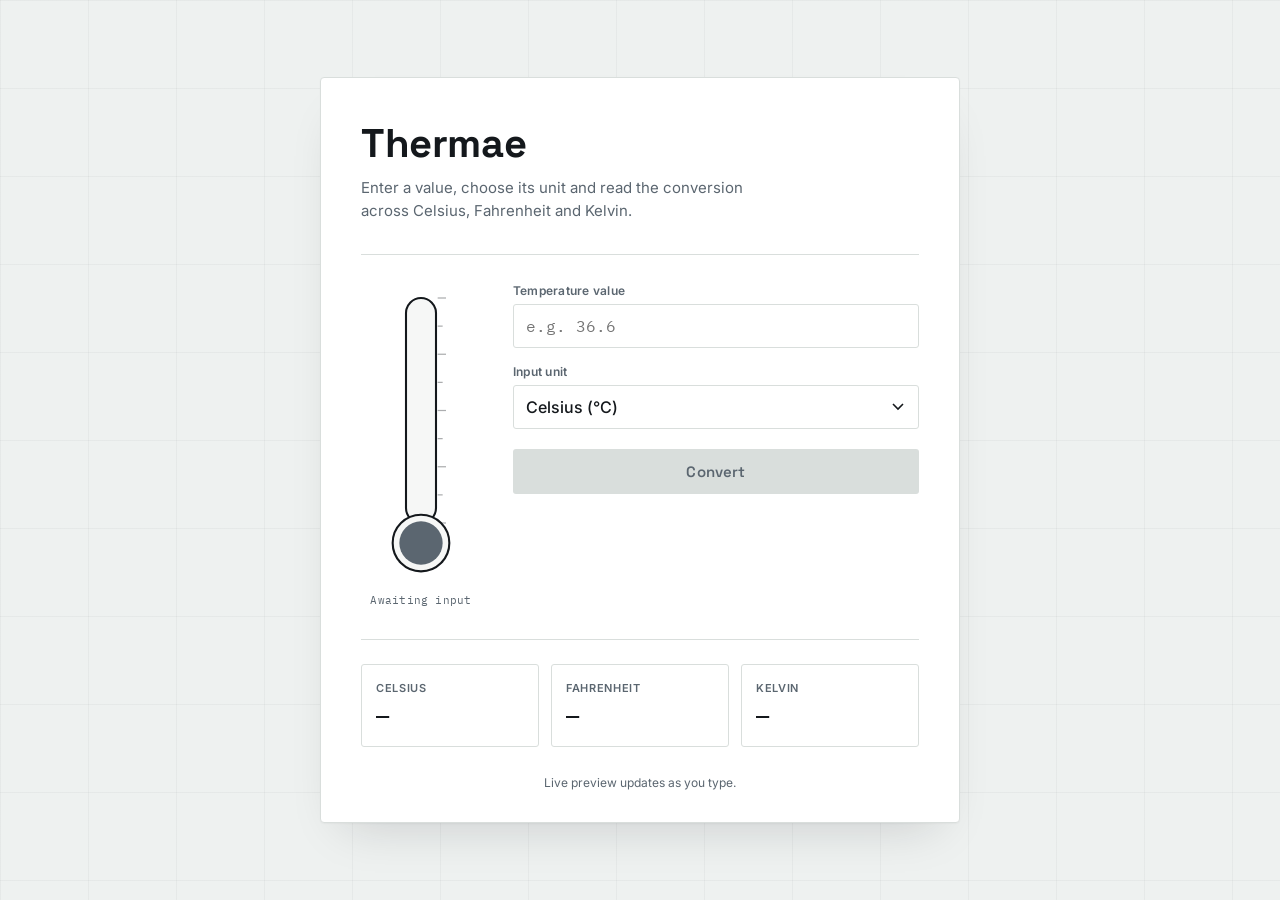
<file: WebDev-L1-TemperatureConvertor/index.html>
<!DOCTYPE html>
<html lang="en">
<head>
<meta charset="UTF-8">
<meta name="viewport" content="width=device-width, initial-scale=1.0">
<title>Thermae — Temperature Converter</title>
<link rel="preconnect" href="https://fonts.googleapis.com">
<link rel="preconnect" href="https://fonts.gstatic.com" crossorigin>
<link href="https://fonts.googleapis.com/css2?family=Space+Grotesk:wght@400;500;600;700&family=IBM+Plex+Mono:wght@400;500;600&family=Inter:wght@400;500;600&display=swap" rel="stylesheet">
<link rel="stylesheet" href="style.css">
</head>
<body>

<div class="scale-marks" aria-hidden="true"></div>

<main class="panel">

  <header class="panel__header">
    <h1>Thermae</h1>
    <p class="subtitle">Enter a value, choose its unit and read the conversion across Celsius, Fahrenheit and Kelvin.</p>
  </header>

  <div class="stage">

    <div class="thermo-wrap">
      <svg class="thermo" viewBox="0 0 120 360" xmlns="http://www.w3.org/2000/svg" role="img" aria-label="Thermometer visualization">
        <defs>
          <clipPath id="tubeClip">
            <rect x="42" y="18" width="36" height="270" rx="18" />
          </clipPath>
        </defs>
        <!-- tube outline -->
        <rect class="thermo-tube" x="42" y="18" width="36" height="270" rx="18" />
        <!-- fill (height set by JS) -->
        <rect id="thermoFill" class="thermo-fill" x="42" y="288" width="36" height="0" clip-path="url(#tubeClip)" />
        <!-- tick marks -->
        <g class="thermo-ticks" id="thermoTicks"></g>
        <!-- bulb -->
        <circle class="thermo-bulb-ring" cx="60" cy="312" r="34" />
        <circle id="thermoBulb" class="thermo-bulb" cx="60" cy="312" r="26" />
      </svg>
      <div class="thermo-caption">
        <span id="thermoState">Awaiting input</span>
      </div>
    </div>

    <div class="controls">
      <div class="field">
        <label for="tempInput">Temperature value</label>
        <input type="text" id="tempInput" inputmode="decimal" autocomplete="off" placeholder="e.g. 36.6" aria-describedby="fieldMsg">
      </div>

      <div class="field">
        <label for="unitSelect">Input unit</label>
        <select id="unitSelect">
          <option value="C" selected>Celsius (°C)</option>
          <option value="F">Fahrenheit (°F)</option>
          <option value="K">Kelvin (K)</option>
        </select>
      </div>

      <p id="fieldMsg" class="field-msg" role="alert" hidden></p>

      <button id="convertBtn" type="button" disabled>Convert</button>
    </div>

  </div>

  <section class="readouts" aria-label="Converted values">
    <div class="readout-tile" data-unit="C" id="tileC">
      <span class="readout-label">Celsius</span>
      <span class="readout-value" id="valC">—</span>
    </div>
    <div class="readout-tile" data-unit="F" id="tileF">
      <span class="readout-label">Fahrenheit</span>
      <span class="readout-value" id="valF">—</span>
    </div>
    <div class="readout-tile" data-unit="K" id="tileK">
      <span class="readout-label">Kelvin</span>
      <span class="readout-value" id="valK">—</span>
    </div>
  </section>

  <p id="confirmMsg" class="confirm-msg" hidden></p>

  <footer class="panel__footer">
    <span>Live preview updates as you type.</span>
  </footer>

</main>

<script src="script.js"></script>
</body>
</html>
</file>
<file: WebDev-L1-LandingPage/style.css>
:root {
  --bg: #0b0a13;
  --bg-alt: #120f1e;
  --surface: #171325;
  --surface-2: #1e1832;
  --border: rgba(245, 243, 250, 0.09);
  --border-strong: rgba(245, 243, 250, 0.18);

  --text: #f5f3fa;
  --text-muted: #a9a3bd;
  --text-faint: #726c8a;

  --violet: #8b5cf6;
  --violet-soft: #a78bfa;
  --pink: #e0559f;
  --cyan: #34c9dd;
  --green: #34e0a1;

  --gradient-brand: linear-gradient(120deg, var(--violet) 0%, var(--pink) 55%, var(--cyan) 100%);
  --gradient-text: linear-gradient(100deg, var(--violet-soft) 0%, var(--pink) 55%, var(--cyan) 100%);

  --shadow-sm: 0 2px 10px rgba(6, 5, 12, 0.35);
  --shadow-md: 0 14px 34px rgba(6, 5, 12, 0.45);
  --shadow-lg: 0 26px 60px rgba(6, 5, 12, 0.55);

  --font-display: "Unbounded", "Segoe UI", sans-serif;
  --font-body: "Plus Jakarta Sans", "Segoe UI", sans-serif;

  --radius-sm: 12px;
  --radius-md: 20px;
  --radius-lg: 28px;
  --section-pad: clamp(4rem, 8vw, 7.5rem);
}

/* ---------- Reset ---------- */
*,
*::before,
*::after {
  box-sizing: border-box;
}

html {
  scroll-behavior: smooth;
}

body {
  margin: 0;
  background: var(--bg);
  color: var(--text);
  font-family: var(--font-body);
  font-size: 16px;
  line-height: 1.6;
  -webkit-font-smoothing: antialiased;
}

h1, h2, h3, h4, p, ul, figure {
  margin: 0;
}

ul {
  padding: 0;
  list-style: none;
}

a {
  color: inherit;
  text-decoration: none;
}

img, svg {
  display: block;
  max-width: 100%;
}

button {
  font: inherit;
  cursor: pointer;
}

h1, h2, h3 {
  font-family: var(--font-display);
  font-weight: 600;
  letter-spacing: -0.01em;
  line-height: 1.15;
}

.visually-hidden {
  position: absolute;
  width: 1px;
  height: 1px;
  overflow: hidden;
  clip: rect(0 0 0 0);
  white-space: nowrap;
}

/* ---------- Layout helpers ---------- */
.container {
  width: 100%;
  max-width: 1240px;
  margin-inline: auto;
  padding-inline: clamp(1.25rem, 4vw, 2.5rem);
}

.text-gradient {
  background: var(--gradient-text);
  -webkit-background-clip: text;
  background-clip: text;
  color: transparent;
}

.eyebrow {
  display: inline-block;
  font-size: 0.8rem;
  font-weight: 600;
  letter-spacing: 0.08em;
  text-transform: uppercase;
  color: var(--cyan);
  margin-bottom: 0.9rem;
}

.section-heading {
  max-width: 640px;
  margin-bottom: clamp(2.5rem, 5vw, 3.75rem);
}

.section-heading h2 {
  font-size: clamp(1.9rem, 3.4vw, 2.75rem);
  margin-bottom: 0.75rem;
}

.section-heading__sub {
  color: var(--text-muted);
  font-size: 1.05rem;
  max-width: 46ch;
}

/* ---------- Buttons ---------- */
.btn {
  display: inline-flex;
  align-items: center;
  justify-content: center;
  gap: 0.5rem;
  padding: 0.85rem 1.75rem;
  border-radius: 999px;
  font-weight: 600;
  font-size: 0.95rem;
  border: 1px solid transparent;
  transition: transform 0.2s ease, box-shadow 0.2s ease, background 0.2s ease, border-color 0.2s ease;
  white-space: nowrap;
}

.btn--primary {
  background: var(--gradient-brand);
  color: #0b0a13;
  box-shadow: var(--shadow-sm);
}

.btn--primary:hover {
  transform: translateY(-2px);
  box-shadow: var(--shadow-md);
}

.btn--outline {
  background: transparent;
  border-color: var(--border-strong);
  color: var(--text);
}

.btn--outline:hover {
  border-color: var(--violet-soft);
  transform: translateY(-2px);
  background: rgba(139, 92, 246, 0.08);
}

.btn--ghost {
  background: var(--surface);
  border-color: var(--border);
  color: var(--text);
  padding: 0.65rem 1.4rem;
}

.btn--ghost:hover {
  border-color: var(--border-strong);
  background: var(--surface-2);
}

/* =========================================================================
   Navbar
   ========================================================================= */
.navbar {
  position: sticky;
  top: 0;
  z-index: 100;
  background: rgba(11, 10, 19, 0.78);
  backdrop-filter: blur(14px);
  -webkit-backdrop-filter: blur(14px);
  border-bottom: 1px solid var(--border);
}

.navbar__inner {
  display: flex;
  align-items: center;
  justify-content: space-between;
  gap: 1.5rem;
  padding-block: 1.1rem;
}

.navbar__logo {
  font-family: var(--font-display);
  font-weight: 700;
  font-size: 1.3rem;
  letter-spacing: -0.02em;
  flex-shrink: 0;
}

.navbar__logo span {
  background: var(--gradient-brand);
  -webkit-background-clip: text;
  background-clip: text;
  color: transparent;
}

.navbar__nav {
  flex: 1;
  display: flex;
  justify-content: center;
}

.navbar__links {
  display: flex;
  align-items: center;
  gap: clamp(1rem, 3vw, 2.25rem);
  flex-wrap: wrap;
  justify-content: center;
}

.navbar__links a {
  font-size: 0.95rem;
  font-weight: 500;
  color: var(--text-muted);
  transition: color 0.2s ease;
  position: relative;
}

.navbar__links a:hover {
  color: var(--text);
}

.navbar__cta {
  flex-shrink: 0;
}

/* =========================================================================
   Hero
   ========================================================================= */
.hero {
  position: relative;
  overflow: hidden;
  padding-top: clamp(3.5rem, 8vw, 6rem);
  padding-bottom: clamp(4rem, 8vw, 7rem);
  background: var(--bg);
}

.hero__decor {
  position: absolute;
  inset: 0;
  z-index: 0;
  overflow: hidden;
}

.blob {
  position: absolute;
  border-radius: 50%;
  filter: blur(90px);
  opacity: 0.35;
}

.blob--violet {
  width: 480px;
  height: 480px;
  background: var(--violet);
  top: -180px;
  left: -120px;
}

.blob--pink {
  width: 420px;
  height: 420px;
  background: var(--pink);
  top: 60px;
  right: -140px;
  opacity: 0.28;
}

.blob--cyan {
  width: 360px;
  height: 360px;
  background: var(--cyan);
  bottom: -200px;
  left: 30%;
  opacity: 0.2;
}

.grain {
  position: absolute;
  inset: 0;
  background-image: radial-gradient(rgba(245, 243, 250, 0.045) 1px, transparent 1px);
  background-size: 3px 3px;
  mix-blend-mode: overlay;
}

.hero__inner {
  position: relative;
  z-index: 1;
  display: grid;
  grid-template-columns: 1.05fr 0.95fr;
  align-items: center;
  gap: clamp(2rem, 5vw, 4rem);
}

.hero__headline {
  font-size: clamp(2.4rem, 5.4vw, 4rem);
  margin-bottom: 1.25rem;
}

.hero__subtitle {
  color: var(--text-muted);
  font-size: 1.1rem;
  max-width: 46ch;
  margin-bottom: 2.25rem;
}

.hero__actions {
  display: flex;
  flex-wrap: wrap;
  gap: 1rem;
  margin-bottom: 2.75rem;
}

.hero__mini-stats {
  display: flex;
  flex-wrap: wrap;
  gap: clamp(1.5rem, 4vw, 2.5rem);
}

.hero__mini-stats li {
  display: flex;
  flex-direction: column;
  gap: 0.15rem;
}

.hero__mini-stats strong {
  font-family: var(--font-display);
  font-size: 1.4rem;
}

.hero__mini-stats span {
  font-size: 0.85rem;
  color: var(--text-faint);
}

/* --- Hero illustration: vinyl + floating now-playing card --- */
.hero__art {
  position: relative;
  min-height: 360px;
  display: flex;
  align-items: center;
  justify-content: center;
}

.vinyl {
  width: min(340px, 80%);
  animation: spin 14s linear infinite;
  filter: drop-shadow(var(--shadow-lg));
}

@keyframes spin {
  to {
    transform: rotate(360deg);
  }
}

.now-playing-card {
  position: absolute;
  bottom: 6%;
  left: 50%;
  transform: translateX(-58%);
  display: flex;
  align-items: center;
  gap: 0.9rem;
  background: rgba(23, 19, 37, 0.85);
  backdrop-filter: blur(10px);
  border: 1px solid var(--border-strong);
  border-radius: var(--radius-md);
  padding: 0.9rem 1.2rem;
  box-shadow: var(--shadow-lg);
  animation: float 5s ease-in-out infinite;
  width: min(280px, 90%);
}

@keyframes float {
  0%, 100% { transform: translateX(-58%) translateY(0); }
  50% { transform: translateX(-58%) translateY(-10px); }
}

.now-playing-card__art {
  width: 46px;
  height: 46px;
  border-radius: var(--radius-sm);
  background: linear-gradient(135deg, var(--pink), var(--violet));
  flex-shrink: 0;
}

.now-playing-card__title {
  font-weight: 700;
  font-size: 0.9rem;
}

.now-playing-card__artist {
  font-size: 0.78rem;
  color: var(--text-faint);
  margin-bottom: 0.4rem;
}

.eq {
  display: flex;
  align-items: flex-end;
  gap: 3px;
  height: 14px;
}

.eq span {
  width: 3px;
  background: var(--gradient-brand);
  border-radius: 2px;
  animation: eq 1.1s ease-in-out infinite;
}

.eq span:nth-child(1) { height: 40%; animation-delay: -1.1s; }
.eq span:nth-child(2) { height: 90%; animation-delay: -0.9s; }
.eq span:nth-child(3) { height: 60%; animation-delay: -0.7s; }
.eq span:nth-child(4) { height: 100%; animation-delay: -0.5s; }
.eq span:nth-child(5) { height: 50%; animation-delay: -0.3s; }

@keyframes eq {
  0%, 100% { height: 30%; }
  50% { height: 100%; }
}

/* =========================================================================
   Features (bento-style asymmetric grid)
   ========================================================================= */
.features {
  padding-block: var(--section-pad);
  background: var(--bg-alt);
}

.feature-grid {
  display: grid;
  grid-template-columns: repeat(4, 1fr);
  gap: 1.25rem;
}

.feature-card {
  grid-column: span 2;
  background: var(--surface);
  border: 1px solid var(--border);
  border-radius: var(--radius-md);
  padding: 2rem;
  transition: transform 0.25s ease, border-color 0.25s ease, box-shadow 0.25s ease;
}

.feature-card--large {
  grid-column: span 4;
  display: grid;
  grid-template-columns: auto 1fr;
  align-items: center;
  column-gap: 2rem;
  background: linear-gradient(120deg, rgba(139, 92, 246, 0.16), rgba(224, 85, 159, 0.1));
}

.feature-card--large h3,
.feature-card--large p {
  grid-column: 2;
}

.feature-card--large .feature-card__icon {
  grid-row: 1 / 3;
}

.feature-card:hover {
  transform: translateY(-6px);
  border-color: var(--border-strong);
  box-shadow: var(--shadow-md);
}

.feature-card__icon {
  width: 48px;
  height: 48px;
  border-radius: var(--radius-sm);
  background: var(--surface-2);
  color: var(--cyan);
  display: flex;
  align-items: center;
  justify-content: center;
  margin-bottom: 1.25rem;
}

.feature-card__icon svg {
  width: 24px;
  height: 24px;
}

.feature-card h3 {
  font-size: 1.15rem;
  margin-bottom: 0.6rem;
}

.feature-card p {
  color: var(--text-muted);
  font-size: 0.95rem;
}

/* =========================================================================
   Trending Artists
   ========================================================================= */
.artists {
  padding-block: var(--section-pad);
}

.artist-grid {
  display: grid;
  grid-template-columns: repeat(4, 1fr);
  gap: 1.5rem;
}

.artist-card {
  text-align: center;
  padding: 2rem 1.25rem;
  border-radius: var(--radius-md);
  border: 1px solid transparent;
  transition: transform 0.25s ease, border-color 0.25s ease;
}

.artist-card--offset {
  transform: translateY(1.75rem);
}

.artist-card:hover {
  border-color: var(--border);
  transform: translateY(-6px);
}

.artist-card--offset:hover {
  transform: translateY(calc(1.75rem - 6px));
}

.artist-card__avatar {
  width: 96px;
  height: 96px;
  margin-inline: auto;
  border-radius: 50%;
  display: flex;
  align-items: center;
  justify-content: center;
  font-family: var(--font-display);
  font-weight: 600;
  font-size: 1.5rem;
  color: #0b0a13;
  margin-bottom: 1.25rem;
  box-shadow: var(--shadow-md);
}

.avatar--1 { background: linear-gradient(135deg, var(--pink), var(--violet)); }
.avatar--2 { background: linear-gradient(135deg, var(--cyan), var(--violet-soft)); }
.avatar--3 { background: linear-gradient(135deg, var(--green), var(--cyan)); }
.avatar--4 { background: linear-gradient(135deg, var(--violet), var(--pink)); }

.artist-card h3 {
  font-size: 1.05rem;
  margin-bottom: 0.3rem;
}

.artist-card p {
  font-size: 0.85rem;
  color: var(--text-faint);
}

/* =========================================================================
   Popular Playlists (masonry-style grid with tall cards)
   ========================================================================= */
.playlists {
  padding-block: var(--section-pad);
  background: var(--bg-alt);
}

.playlist-grid {
  display: grid;
  grid-template-columns: repeat(3, 1fr);
  grid-auto-rows: 1fr;
  gap: 1.5rem;
}

.playlist-card {
  background: var(--surface);
  border: 1px solid var(--border);
  border-radius: var(--radius-md);
  padding: 1.25rem;
  display: flex;
  flex-direction: column;
  transition: transform 0.25s ease, box-shadow 0.25s ease;
}

.playlist-card:hover {
  transform: translateY(-6px);
  box-shadow: var(--shadow-md);
}

.playlist-card--tall {
  grid-row: span 2;
}

.playlist-card__cover {
  aspect-ratio: 1 / 1;
  border-radius: var(--radius-sm);
  margin-bottom: 1.1rem;
  position: relative;
  overflow: hidden;
}

.playlist-card--tall .playlist-card__cover {
  aspect-ratio: auto;
  flex-grow: 1;
}

.playlist-card__cover::after {
  content: "";
  position: absolute;
  inset: 0;
  background-image: repeating-linear-gradient(
    135deg,
    rgba(255, 255, 255, 0.06) 0px,
    rgba(255, 255, 255, 0.06) 2px,
    transparent 2px,
    transparent 14px
  );
}

.cover--1 { background: linear-gradient(160deg, #4c2ea1, #0b0a13 80%); }
.cover--2 { background: linear-gradient(160deg, var(--pink), #3a1330); }
.cover--3 { background: linear-gradient(160deg, #b5652f, #241209); }
.cover--4 { background: linear-gradient(160deg, var(--green), #0d3b2a); }
.cover--5 { background: linear-gradient(160deg, var(--cyan), #0c2b34); }
.cover--6 { background: linear-gradient(160deg, var(--violet-soft), #241d3b); }

.playlist-card h3 {
  font-size: 1.05rem;
  margin-bottom: 0.4rem;
}

.playlist-card p {
  font-size: 0.88rem;
  color: var(--text-muted);
}

/* =========================================================================
   Premium Plans
   ========================================================================= */
.pricing {
  position: relative;
  overflow: hidden;
  padding-block: var(--section-pad);
}

.hero__decor--pricing .blob {
  opacity: 0.15;
}

.pricing-grid {
  position: relative;
  z-index: 1;
  display: grid;
  grid-template-columns: repeat(3, 1fr);
  gap: 1.5rem;
  align-items: start;
}

.price-card {
  background: var(--surface);
  border: 1px solid var(--border);
  border-radius: var(--radius-lg);
  padding: 2.25rem 2rem;
  display: flex;
  flex-direction: column;
  position: relative;
}

.price-card--highlight {
  background: linear-gradient(165deg, var(--surface-2), var(--surface));
  border-color: var(--violet-soft);
  box-shadow: var(--shadow-lg);
  transform: scale(1.04);
}

.price-card__badge {
  position: absolute;
  top: -14px;
  left: 2rem;
  background: var(--gradient-brand);
  color: #0b0a13;
  font-size: 0.75rem;
  font-weight: 700;
  padding: 0.35rem 0.9rem;
  border-radius: 999px;
}

.price-card h3 {
  font-size: 1.25rem;
  margin-bottom: 0.75rem;
}

.price-card__price {
  font-family: var(--font-display);
  font-size: 2.25rem;
  margin-bottom: 0.5rem;
}

.price-card__price span {
  font-family: var(--font-body);
  font-size: 0.95rem;
  color: var(--text-faint);
  font-weight: 500;
}

.price-card__desc {
  color: var(--text-muted);
  font-size: 0.92rem;
  margin-bottom: 1.75rem;
}

.price-card__features {
  display: flex;
  flex-direction: column;
  gap: 0.75rem;
  margin-bottom: 2rem;
  flex-grow: 1;
}

.price-card__features li {
  position: relative;
  padding-left: 1.6rem;
  font-size: 0.92rem;
  color: var(--text-muted);
}

.price-card__features li::before {
  content: "";
  position: absolute;
  left: 0;
  top: 0.35rem;
  width: 14px;
  height: 8px;
  border-left: 2px solid var(--green);
  border-bottom: 2px solid var(--green);
  transform: rotate(-45deg);
}

.price-card__cta {
  width: 100%;
}

/* =========================================================================
   Testimonials
   ========================================================================= */
.testimonials {
  padding-block: var(--section-pad);
  background: var(--bg-alt);
}

.testimonial-grid {
  display: grid;
  grid-template-columns: repeat(3, 1fr);
  gap: 1.5rem;
}

.testimonial-card {
  background: var(--surface);
  border: 1px solid var(--border);
  border-radius: var(--radius-md);
  padding: 2rem;
  display: flex;
  flex-direction: column;
  gap: 1.25rem;
}

.testimonial-card--offset {
  transform: translateY(1.5rem);
}

/* Pure-CSS star rating: gray stars behind, gradient stars clipped to --rating width */
.star-rating {
  --star-size: 1.1rem;
  position: relative;
  display: inline-block;
  font-size: var(--star-size);
  line-height: 1;
  font-family: Arial, sans-serif;
  color: var(--border-strong);
  letter-spacing: 2px;
}

.star-rating::before {
  content: "\2605\2605\2605\2605\2605";
}

.star-rating::after {
  content: "\2605\2605\2605\2605\2605";
  position: absolute;
  inset: 0;
  width: var(--rating);
  overflow: hidden;
  background: var(--gradient-text);
  -webkit-background-clip: text;
  background-clip: text;
  color: transparent;
  white-space: nowrap;
}

.testimonial-card__quote {
  font-size: 1rem;
  color: var(--text);
  flex-grow: 1;
}

.testimonial-card__author {
  display: flex;
  align-items: center;
  gap: 0.85rem;
}

.testimonial-card__avatar {
  width: 44px;
  height: 44px;
  border-radius: 50%;
  display: flex;
  align-items: center;
  justify-content: center;
  font-family: var(--font-display);
  font-weight: 600;
  font-size: 0.85rem;
  color: #0b0a13;
  flex-shrink: 0;
}

.testimonial-card__name {
  font-weight: 700;
  font-size: 0.92rem;
}

.testimonial-card__role {
  font-size: 0.8rem;
  color: var(--text-faint);
}

/* =========================================================================
   Statistics
   ========================================================================= */
.stats {
  padding-block: clamp(3.5rem, 6vw, 5rem);
  background: var(--surface);
  border-block: 1px solid var(--border);
}

.stats__grid {
  display: grid;
  grid-template-columns: repeat(4, 1fr);
  gap: 1.5rem;
  text-align: center;
}

.stat {
  padding-inline: 1rem;
  border-left: 1px solid var(--border);
}

.stat:first-child {
  border-left: none;
}

.stat__number {
  font-family: var(--font-display);
  font-size: clamp(2rem, 4vw, 2.75rem);
  background: var(--gradient-text);
  -webkit-background-clip: text;
  background-clip: text;
  color: transparent;
  margin-bottom: 0.4rem;
}

.stat__label {
  color: var(--text-muted);
  font-size: 0.9rem;
  text-transform: uppercase;
  letter-spacing: 0.06em;
}

/* =========================================================================
   Newsletter
   ========================================================================= */
.newsletter {
  padding-block: var(--section-pad);
}

.newsletter__panel {
  background: linear-gradient(120deg, rgba(139, 92, 246, 0.18), rgba(52, 201, 221, 0.12));
  border: 1px solid var(--border-strong);
  border-radius: var(--radius-lg);
  padding: clamp(2rem, 5vw, 3.5rem);
  display: flex;
  align-items: center;
  justify-content: space-between;
  gap: 2rem;
  flex-wrap: wrap;
}

.newsletter__copy h2 {
  font-size: clamp(1.5rem, 3vw, 2rem);
  margin-bottom: 0.5rem;
  max-width: 26ch;
}

.newsletter__copy p {
  color: var(--text-muted);
}

.newsletter__form {
  display: flex;
  gap: 0.75rem;
  flex-wrap: wrap;
}

.newsletter__input {
  min-width: 260px;
  padding: 0.85rem 1.25rem;
  border-radius: 999px;
  border: 1px solid var(--border-strong);
  background: var(--bg);
  color: var(--text);
  font: inherit;
  font-size: 0.95rem;
}

.newsletter__input::placeholder {
  color: var(--text-faint);
}

.newsletter__input:focus {
  outline: 2px solid var(--violet-soft);
  outline-offset: 2px;
}

/* =========================================================================
   Footer
   ========================================================================= */
.footer {
  background: var(--bg-alt);
  border-top: 1px solid var(--border);
  padding-top: clamp(3rem, 6vw, 4.5rem);
}

.footer__grid {
  display: grid;
  grid-template-columns: 1.6fr 1fr 1fr 1fr;
  gap: 2.5rem;
  padding-bottom: 3rem;
}

.footer__brand p {
  color: var(--text-muted);
  font-size: 0.92rem;
  margin-block: 1rem 1.5rem;
  max-width: 32ch;
}

.footer__social {
  display: flex;
  gap: 0.75rem;
}

.footer__social a {
  width: 38px;
  height: 38px;
  border-radius: 50%;
  border: 1px solid var(--border-strong);
  display: flex;
  align-items: center;
  justify-content: center;
  transition: border-color 0.2s ease, transform 0.2s ease, color 0.2s ease;
  color: var(--text-muted);
}

.footer__social svg {
  width: 17px;
  height: 17px;
}

.footer__social a:hover {
  border-color: var(--violet-soft);
  color: var(--violet-soft);
  transform: translateY(-3px);
}

.footer__col h4 {
  font-family: var(--font-body);
  font-size: 0.95rem;
  font-weight: 700;
  margin-bottom: 1.1rem;
}

.footer__col ul {
  display: flex;
  flex-direction: column;
  gap: 0.7rem;
}

.footer__col a {
  color: var(--text-muted);
  font-size: 0.9rem;
  transition: color 0.2s ease;
}

.footer__col li {
  color: var(--text-muted);
  font-size: 0.9rem;
}

.footer__col a:hover {
  color: var(--text);
}

.footer__bottom {
  border-top: 1px solid var(--border);
  padding-block: 1.5rem;
  display: flex;
  align-items: center;
  justify-content: space-between;
  flex-wrap: wrap;
  gap: 1rem;
}

.footer__bottom p {
  color: var(--text-faint);
  font-size: 0.85rem;
}

.footer__bottom ul {
  display: flex;
  gap: 1.5rem;
}

.footer__bottom a {
  color: var(--text-faint);
  font-size: 0.85rem;
  transition: color 0.2s ease;
}

.footer__bottom a:hover {
  color: var(--text-muted);
}

/* =========================================================================
   Responsive Breakpoints
   ========================================================================= */

/* Tablet */
@media (max-width: 1024px) {
  .hero__inner {
    grid-template-columns: 1fr;
  }

  .hero__art {
    order: -1;
    min-height: 300px;
  }

  .feature-grid {
    grid-template-columns: repeat(2, 1fr);
  }

  .feature-card--large {
    grid-column: span 2;
    grid-template-columns: auto 1fr;
  }

  .artist-grid {
    grid-template-columns: repeat(2, 1fr);
    row-gap: 2.5rem;
  }

  .artist-card--offset {
    transform: none;
  }

  .playlist-grid {
    grid-template-columns: repeat(2, 1fr);
  }

  .playlist-card--tall {
    grid-row: auto;
  }

  .pricing-grid {
    grid-template-columns: 1fr;
    max-width: 460px;
    margin-inline: auto;
  }

  .price-card--highlight {
    transform: none;
    order: -1;
  }

  .testimonial-grid {
    grid-template-columns: repeat(2, 1fr);
  }

  .testimonial-card--offset {
    transform: none;
  }

  .footer__grid {
    grid-template-columns: repeat(2, 1fr);
  }
}

/* Mobile */
@media (max-width: 640px) {
  .navbar__inner {
    flex-wrap: wrap;
    row-gap: 0.85rem;
  }

  .navbar__nav {
    order: 3;
    flex: 1 1 100%;
  }

  .navbar__links {
    justify-content: center;
    width: 100%;
    gap: 0.5rem 1.25rem;
  }

  .hero__actions {
    flex-direction: column;
    align-items: stretch;
  }

  .hero__actions .btn {
    width: 100%;
  }

  .feature-grid {
    grid-template-columns: 1fr;
  }

  .feature-card,
  .feature-card--large {
    grid-column: span 1;
  }

  .feature-card--large {
    grid-template-columns: 1fr;
    text-align: left;
  }

  .feature-card--large h3,
  .feature-card--large p,
  .feature-card--large .feature-card__icon {
    grid-column: 1;
    grid-row: auto;
  }

  .artist-grid {
    grid-template-columns: 1fr;
    row-gap: 1.5rem;
  }

  .playlist-grid {
    grid-template-columns: 1fr;
  }

  .testimonial-grid {
    grid-template-columns: 1fr;
  }

  .stats__grid {
    grid-template-columns: repeat(2, 1fr);
    row-gap: 2rem;
  }

  .stat:nth-child(3) {
    border-left: none;
  }

  .newsletter__panel {
    flex-direction: column;
    align-items: stretch;
    text-align: center;
  }

  .newsletter__form {
    flex-direction: column;
  }

  .newsletter__input {
    min-width: 0;
  }

  .footer__grid {
    grid-template-columns: 1fr;
    gap: 2rem;
  }

  .footer__bottom {
    flex-direction: column;
    text-align: center;
  }
}

/* Respect reduced-motion preference */
@media (prefers-reduced-motion: reduce) {
  html {
    scroll-behavior: auto;
  }

  .vinyl,
  .now-playing-card,
  .eq span {
    animation: none;
  }
}
</file>
<file: WebDev-L1-TemperatureConvertor/style.css>
/* ============================================================
   Thermae — token system
   Color:  bg #EEF1F0 · panel #FFFFFF · ink #14181C · ink-muted #5B6670
           cold #2B6CB0 · hot #D6472B · brass #A9782F
           error #B33A3A · warn #C98A1B · confirm #3E7A55
   Type:   display  "Space Grotesk"   (headings, eyebrow, button)
           body     "Inter"           (labels, copy)
           data     "IBM Plex Mono"   (readouts, thermometer caption)
   ============================================================ */

:root {
  --bg: #EEF1F0;
  --panel: #FFFFFF;
  --ink: #14181C;
  --ink-muted: #5B6670;
  --line: #D9DEDC;
  --cold: #2B6CB0;
  --hot: #D6472B;
  --brass: #A9782F;
  --brass-dark: #8A6323;
  --error: #B33A3A;
  --warn: #C98A1B;
  --confirm: #3E7A55;
}

* { box-sizing: border-box; }

html, body {
  margin: 0;
  padding: 0;
  background: var(--bg);
  color: var(--ink);
  font-family: 'Inter', sans-serif;
  min-height: 100vh;
}

body {
  display: flex;
  align-items: center;
  justify-content: center;
  padding: 48px 20px;
  position: relative;
}

/* faint graph-paper backdrop, evokes an instrument bench */
.scale-marks {
  position: fixed;
  inset: 0;
  pointer-events: none;
  background-image:
    repeating-linear-gradient(to right, rgba(20,24,28,0.035) 0 1px, transparent 1px 88px),
    repeating-linear-gradient(to bottom, rgba(20,24,28,0.035) 0 1px, transparent 1px 88px);
  z-index: 0;
}

.panel {
  position: relative;
  z-index: 1;
  width: 100%;
  max-width: 640px;
  background: var(--panel);
  border: 1px solid var(--line);
  border-radius: 4px;
  padding: 40px 40px 32px;
  box-shadow: 0 1px 2px rgba(20,24,28,0.04), 0 24px 48px -24px rgba(20,24,28,0.18);
}

/* ---------- header ---------- */
.panel__header { margin-bottom: 32px; }

.eyebrow {
  display: block;
  font-family: 'IBM Plex Mono', monospace;
  font-size: 11px;
  letter-spacing: 0.12em;
  text-transform: uppercase;
  color: var(--brass-dark);
  margin-bottom: 10px;
}

.panel__header h1 {
  font-family: 'Space Grotesk', sans-serif;
  font-weight: 700;
  font-size: 40px;
  letter-spacing: -0.01em;
  margin: 0 0 8px;
}

.subtitle {
  margin: 0;
  color: var(--ink-muted);
  font-size: 15px;
  line-height: 1.5;
  max-width: 46ch;
}

/* ---------- stage: thermometer + controls ---------- */
.stage {
  display: grid;
  grid-template-columns: 120px 1fr;
  gap: 32px;
  align-items: start;
  padding: 28px 0 32px;
  border-top: 1px solid var(--line);
  border-bottom: 1px solid var(--line);
}

.thermo-wrap {
  display: flex;
  flex-direction: column;
  align-items: center;
  gap: 10px;
}

.thermo { width: 100px; height: auto; overflow: visible; }

.thermo-tube {
  fill: #F6F7F6;
  stroke: var(--ink);
  stroke-width: 2.5;
}

.thermo-fill {
  fill: var(--ink-muted);
  transition: y 0.5s cubic-bezier(0.4, 0, 0.2, 1), height 0.5s cubic-bezier(0.4, 0, 0.2, 1), fill 0.4s ease;
}

.thermo-ticks line {
  stroke: var(--ink);
  stroke-width: 1.5;
  opacity: 0.35;
}

.thermo-bulb-ring {
  fill: #F6F7F6;
  stroke: var(--ink);
  stroke-width: 2.5;
}

.thermo-bulb {
  fill: var(--ink-muted);
  transition: fill 0.4s ease;
}

.thermo-caption {
  font-family: 'IBM Plex Mono', monospace;
  font-size: 11px;
  color: var(--ink-muted);
  text-align: center;
  letter-spacing: 0.02em;
  min-height: 14px;
}

/* ---------- controls ---------- */
.controls {
  display: flex;
  flex-direction: column;
  gap: 16px;
}

.field {
  display: flex;
  flex-direction: column;
  gap: 6px;
}

.field label {
  font-size: 12px;
  font-weight: 600;
  color: var(--ink-muted);
  letter-spacing: 0.02em;
}

#tempInput, #unitSelect {
  font-family: 'IBM Plex Mono', monospace;
  font-size: 16px;
  padding: 11px 12px;
  border: 1.5px solid var(--line);
  border-radius: 3px;
  background: var(--panel);
  color: var(--ink);
  outline: none;
  transition: border-color 0.15s ease;
  width: 100%;
}

#unitSelect {
  font-family: 'Inter', sans-serif;
  font-weight: 500;
  cursor: pointer;
  appearance: none;
  background-image: url("data:image/svg+xml,%3Csvg xmlns='http://www.w3.org/2000/svg' width='12' height='8' viewBox='0 0 12 8'%3E%3Cpath d='M1 1l5 5 5-5' stroke='%2314181C' stroke-width='1.6' fill='none' fill-rule='evenodd'/%3E%3C/svg%3E");
  background-repeat: no-repeat;
  background-position: right 14px center;
  padding-right: 36px;
}

#tempInput:focus, #unitSelect:focus {
  border-color: var(--brass);
}

#tempInput.is-invalid {
  border-color: var(--error);
}

#tempInput.is-warn {
  border-color: var(--warn);
}

.field-msg {
  margin: -6px 0 0;
  font-size: 13px;
  line-height: 1.5;
  padding: 10px 12px;
  border-radius: 3px;
  background: #FBEAEA;
  color: var(--error);
  border: 1px solid rgba(179,58,58,0.25);
}

.field-msg.warn {
  background: #FBF1E1;
  color: var(--warn);
  border-color: rgba(201,138,27,0.3);
}

button#convertBtn {
  font-family: 'Space Grotesk', sans-serif;
  font-weight: 600;
  font-size: 15px;
  letter-spacing: 0.01em;
  color: #fff;
  background: var(--brass);
  border: none;
  border-radius: 3px;
  padding: 13px 20px;
  cursor: pointer;
  transition: background 0.15s ease, transform 0.1s ease;
  margin-top: 4px;
}

button#convertBtn:hover:not(:disabled) { background: var(--brass-dark); }
button#convertBtn:active:not(:disabled) { transform: translateY(1px); }

button#convertBtn:disabled {
  background: var(--line);
  color: var(--ink-muted);
  cursor: not-allowed;
}

/* ---------- readouts ---------- */
.readouts {
  display: grid;
  grid-template-columns: repeat(3, 1fr);
  gap: 12px;
  padding-top: 24px;
}

.readout-tile {
  border: 1px solid var(--line);
  border-radius: 3px;
  padding: 16px 14px;
  display: flex;
  flex-direction: column;
  gap: 6px;
  transition: border-color 0.3s ease, background 0.3s ease, transform 0.25s ease;
}

.readout-label {
  font-size: 11px;
  font-weight: 600;
  letter-spacing: 0.06em;
  text-transform: uppercase;
  color: var(--ink-muted);
}

.readout-value {
  font-family: 'IBM Plex Mono', monospace;
  font-size: 22px;
  font-weight: 500;
  color: var(--ink);
}

.readout-tile.is-source {
  background: #F6F7F6;
  border-color: var(--line);
}

.readout-tile.is-source .readout-label::after {
  content: " · input";
  text-transform: none;
  font-weight: 400;
  letter-spacing: 0;
  color: var(--brass-dark);
}

.readout-tile.is-locked {
  border-color: var(--brass);
  animation: pulse 0.5s ease;
}

@keyframes pulse {
  0% { transform: scale(1); }
  35% { transform: scale(1.03); }
  100% { transform: scale(1); }
}

/* ---------- confirmation ---------- */
.confirm-msg {
  margin: 18px 0 0;
  font-family: 'IBM Plex Mono', monospace;
  font-size: 13px;
  color: var(--confirm);
  background: #EAF3ED;
  border: 1px solid rgba(62,122,85,0.25);
  border-radius: 3px;
  padding: 10px 12px;
}

.panel__footer {
  margin-top: 28px;
  font-size: 12px;
  color: var(--ink-muted);
  text-align: center;
}

/* ---------- responsive ---------- */
@media (max-width: 560px) {
  .panel { padding: 28px 22px 24px; }
  .panel__header h1 { font-size: 32px; }
  .stage { grid-template-columns: 1fr; justify-items: center; }
  .readouts { grid-template-columns: 1fr; }
}

/* ---------- reduced motion ---------- */
@media (prefers-reduced-motion: reduce) {
  .thermo-fill, .readout-tile, button#convertBtn {
    transition: none;
    animation: none;
  }
}
</file>
